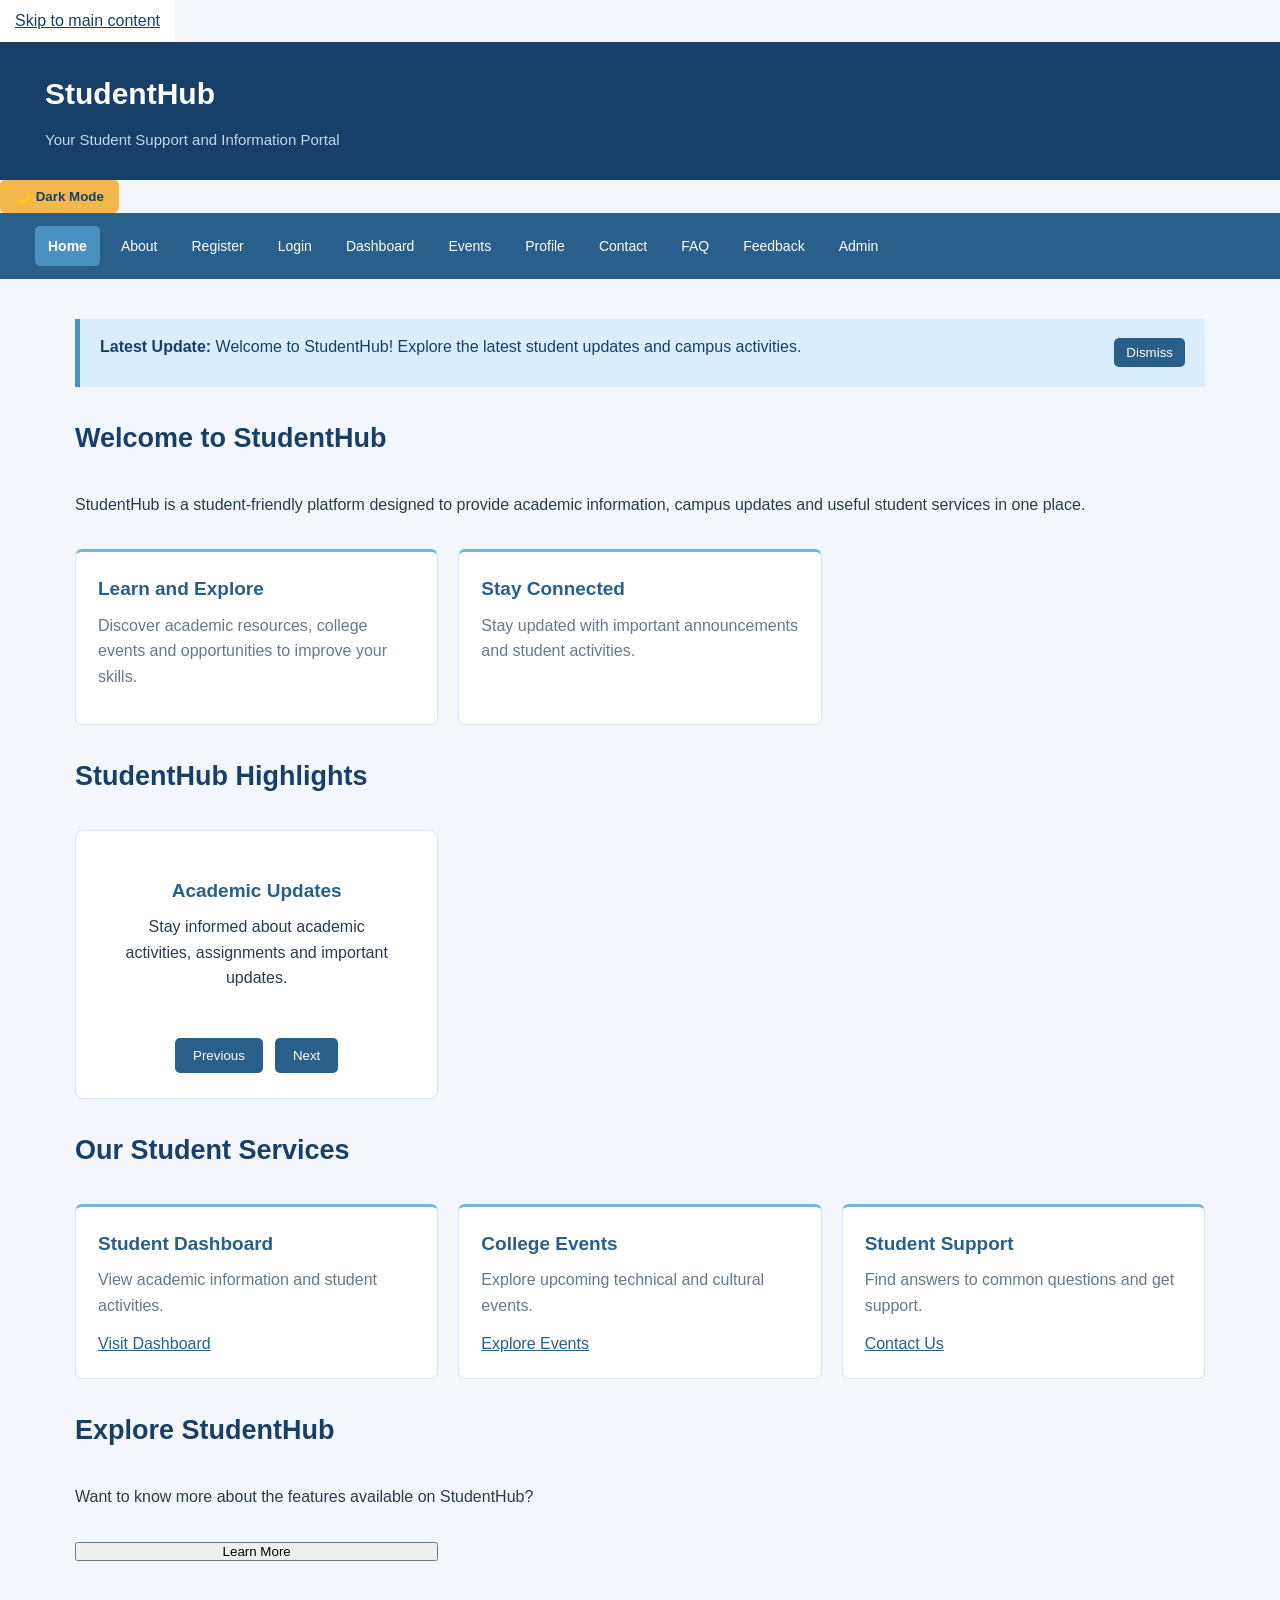
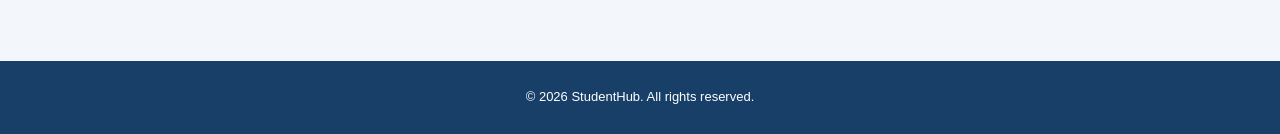
<file: index.html>
<!DOCTYPE html>
<html lang="en">

<head>
    <meta charset="UTF-8">
    <meta name="viewport" content="width=device-width, initial-scale=1.0">
    <meta name="description" content="StudentHub student information and support portal.">

    <title>Home | StudentHub</title>

    <link rel="stylesheet" href="style.css">

    <script src="script.js" defer></script>
</head>

<body>

    <a href="#main-content" class="skip-link">
        Skip to main content
    </a>

    <!-- HEADER -->

    <header>
        <h1>StudentHub</h1>
        <p>Your Student Support and Information Portal</p>
    </header>

    <!-- THEME SWITCHER -->

    <div class="theme-control">
        <button type="button" id="themeButton" class="theme-button">
            Dark Mode
        </button>
    </div>

    <!-- HAMBURGER MENU -->

    <button
        type="button"
        id="menuButton"
        class="menu-button"
        aria-expanded="false"
        aria-controls="mainNavigation">

        ☰ Menu
    </button>

    <!-- NAVIGATION -->

    <nav id="mainNavigation" aria-label="Main navigation">

        <a href="index.html" aria-current="page">Home</a>
        <a href="About.html">About</a>
        <a href="Register.html">Register</a>
        <a href="Login.html">Login</a>
        <a href="dashboard.html">Dashboard</a>
        <a href="Events.html">Events</a>
        <a href="profile.html">Profile</a>
        <a href="Contact.html">Contact</a>
        <a href="FAQ.html">FAQ</a>
        <a href="feedback.html">Feedback</a>
        <a href="Admin.html">Admin</a>

    </nav>

    <!-- MAIN CONTENT -->

    <main id="main-content">

        <!-- NOTIFICATION BANNER -->

        <section
            id="notificationBanner"
            class="notification-banner">

            <p>
                <strong>Latest Update:</strong>
                Welcome to StudentHub! Explore the latest student updates
                and campus activities.
            </p>

            <button type="button" id="closeNotification">
                Dismiss
            </button>

        </section>

        <!-- WELCOME SECTION -->

        <section>

            <h2>Welcome to StudentHub</h2>

            <p>
                StudentHub is a student-friendly platform designed to
                provide academic information, campus updates and
                useful student services in one place.
            </p>

            <article>
                <h3>Learn and Explore</h3>
                <p>
                    Discover academic resources, college events and
                    opportunities to improve your skills.
                </p>
            </article>

            <article>
                <h3>Stay Connected</h3>
                <p>
                    Stay updated with important announcements and
                    student activities.
                </p>
            </article>

        </section>

        <!-- CONTENT SLIDER -->

        <section>

            <h2>StudentHub Highlights</h2>

            <div class="slider-container">

                <div class="slide" data-slide>
                    <h3>Academic Updates</h3>
                    <p>
                        Stay informed about academic activities,
                        assignments and important updates.
                    </p>
                </div>

                <div class="slide" data-slide hidden>
                    <h3>Technical Events</h3>
                    <p>
                        Participate in technical events, workshops
                        and coding competitions.
                    </p>
                </div>

                <div class="slide" data-slide hidden>
                    <h3>Student Activities</h3>
                    <p>
                        Explore cultural, sports and other
                        college activities.
                    </p>
                </div>

                <div class="slider-buttons">

                    <button type="button" id="previousSlide">
                        Previous
                    </button>

                    <button type="button" id="nextSlide">
                        Next
                    </button>

                </div>

            </div>

        </section>

        <!-- STUDENT SERVICES -->

        <section>

            <h2>Our Student Services</h2>

            <article>
                <h3>Student Dashboard</h3>
                <p>
                    View academic information and student activities.
                </p>
                <a href="dashboard.html">Visit Dashboard</a>
            </article>

            <article>
                <h3>College Events</h3>
                <p>
                    Explore upcoming technical and cultural events.
                </p>
                <a href="Events.html">Explore Events</a>
            </article>

            <article>
                <h3>Student Support</h3>
                <p>
                    Find answers to common questions and get support.
                </p>
                <a href="Contact.html">Contact Us</a>
            </article>

        </section>

        <!-- MODAL POPUP -->

        <section>

            <h2>Explore StudentHub</h2>

            <p>
                Want to know more about the features available
                on StudentHub?
            </p>

            <button type="button" data-modal-open>
                Learn More
            </button>

        </section>

    </main>

    <!-- MODAL WINDOW -->

    <div
        id="studentModal"
        class="modal-overlay"
        role="dialog"
        aria-modal="true"
        aria-labelledby="modalTitle"
        aria-hidden="true"
        hidden>

        <div class="modal-box">

            <h2 id="modalTitle">About StudentHub</h2>

            <p>
                StudentHub brings student information, academic updates,
                campus events and support services together in one place.
            </p>

            <p>
                Explore the website to discover all its features.
            </p>

            <button type="button" data-modal-close>
                Close
            </button>

        </div>

    </div>

    <!-- FOOTER -->

    <footer>
        <p>&copy; 2026 StudentHub. All rights reserved.</p>
    </footer>

</body>
</html>
</file>
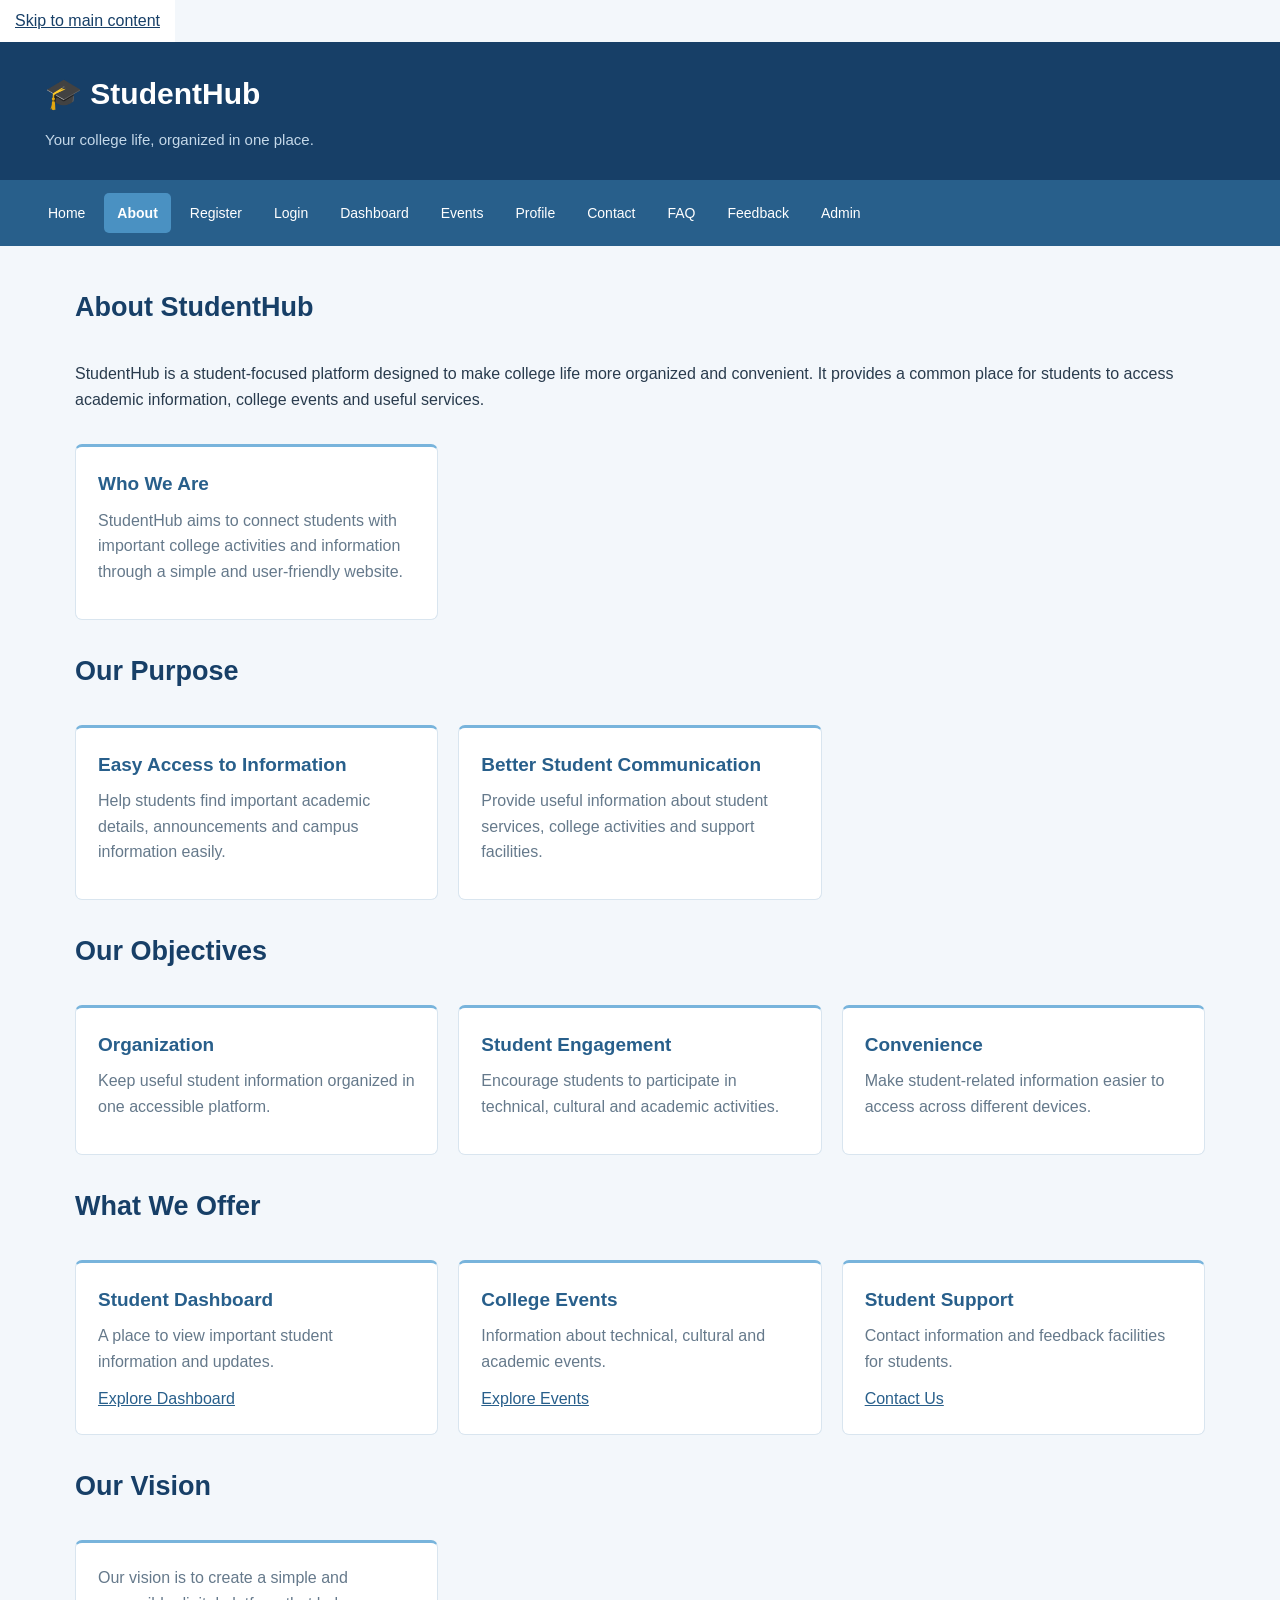
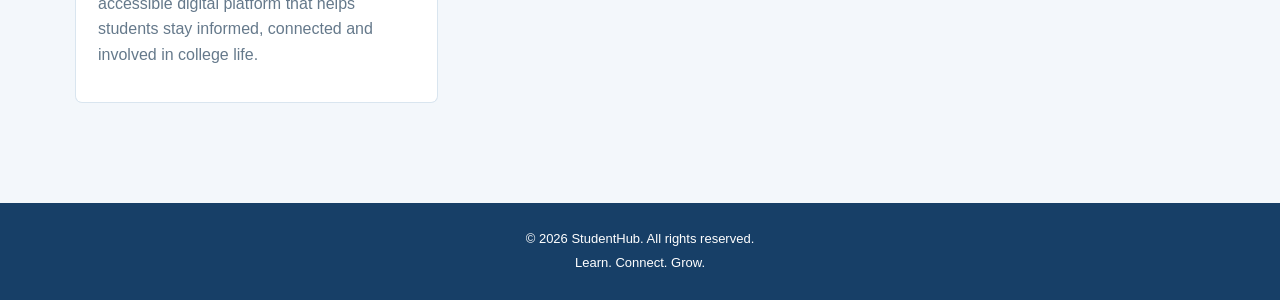
<file: About.html>
<!DOCTYPE html>
<html lang="en">

<head>
    <meta charset="UTF-8">
    <meta name="viewport" content="width=device-width, initial-scale=1.0">

    <meta name="description"
        content="Learn about StudentHub, its purpose, objectives and student services.">

    <title>StudentHub | About</title>

    <link rel="stylesheet" href="style.css">
</head>

<body>

    <!-- Skip Navigation -->
    <a href="#main-content">Skip to main content</a>

    <!-- Website Header -->
    <header>
        <h1>🎓 StudentHub</h1>
        <p>Your college life, organized in one place.</p>
    </header>

    <!-- Main Navigation -->
    <nav aria-label="Main navigation">
        <ul>
            <li><a href="index.html">Home</a></li>
            <li><a href="About.html" aria-current="page">About</a></li>
            <li><a href="Register.html">Register</a></li>
            <li><a href="Login.html">Login</a></li>
            <li><a href="dashboard.html">Dashboard</a></li>
            <li><a href="Events.html">Events</a></li>
            <li><a href="profile.html">Profile</a></li>
            <li><a href="Contact.html">Contact</a></li>
            <li><a href="FAQ.html">FAQ</a></li>
            <li><a href="feedback.html">Feedback</a></li>
            <li><a href="Admin.html">Admin</a></li>
        </ul>
    </nav>

    <!-- Main Content -->
    <main id="main-content">

        <!-- About Introduction -->
        <section aria-labelledby="about-heading">

            <h2 id="about-heading">About StudentHub</h2>

            <p>
                StudentHub is a student-focused platform designed
                to make college life more organized and convenient.
                It provides a common place for students to access
                academic information, college events and useful services.
            </p>

            <article>
                <h3>Who We Are</h3>

                <p>
                    StudentHub aims to connect students with
                    important college activities and information
                    through a simple and user-friendly website.
                </p>
            </article>

        </section>

        <!-- Purpose Section -->
        <section aria-labelledby="purpose-heading">

            <h2 id="purpose-heading">Our Purpose</h2>

            <article>
                <h3>Easy Access to Information</h3>

                <p>
                    Help students find important academic details,
                    announcements and campus information easily.
                </p>
            </article>

            <article>
                <h3>Better Student Communication</h3>

                <p>
                    Provide useful information about student services,
                    college activities and support facilities.
                </p>
            </article>

        </section>

        <!-- Objectives Section -->
        <section aria-labelledby="objectives-heading">

            <h2 id="objectives-heading">Our Objectives</h2>

            <article>
                <h3>Organization</h3>

                <p>
                    Keep useful student information organized
                    in one accessible platform.
                </p>
            </article>

            <article>
                <h3>Student Engagement</h3>

                <p>
                    Encourage students to participate in technical,
                    cultural and academic activities.
                </p>
            </article>

            <article>
                <h3>Convenience</h3>

                <p>
                    Make student-related information easier
                    to access across different devices.
                </p>
            </article>

        </section>

        <!-- Services Section -->
        <section aria-labelledby="services-heading">

            <h2 id="services-heading">What We Offer</h2>

            <article>
                <h3>Student Dashboard</h3>

                <p>
                    A place to view important student information
                    and updates.
                </p>

                <a href="dashboard.html">Explore Dashboard</a>
            </article>

            <article>
                <h3>College Events</h3>

                <p>
                    Information about technical, cultural
                    and academic events.
                </p>

                <a href="Events.html">Explore Events</a>
            </article>

            <article>
                <h3>Student Support</h3>

                <p>
                    Contact information and feedback facilities
                    for students.
                </p>

                <a href="Contact.html">Contact Us</a>
            </article>

        </section>

        <!-- Vision Section -->
        <section aria-labelledby="vision-heading">

            <h2 id="vision-heading">Our Vision</h2>

            <article>
                <p>
                    Our vision is to create a simple and accessible
                    digital platform that helps students stay informed,
                    connected and involved in college life.
                </p>
            </article>

        </section>

    </main>

    <!-- Website Footer -->
    <footer>
        <p>&copy; 2026 StudentHub. All rights reserved.</p>
        <p>Learn. Connect. Grow.</p>
    </footer>

</body>
</html>
</file>
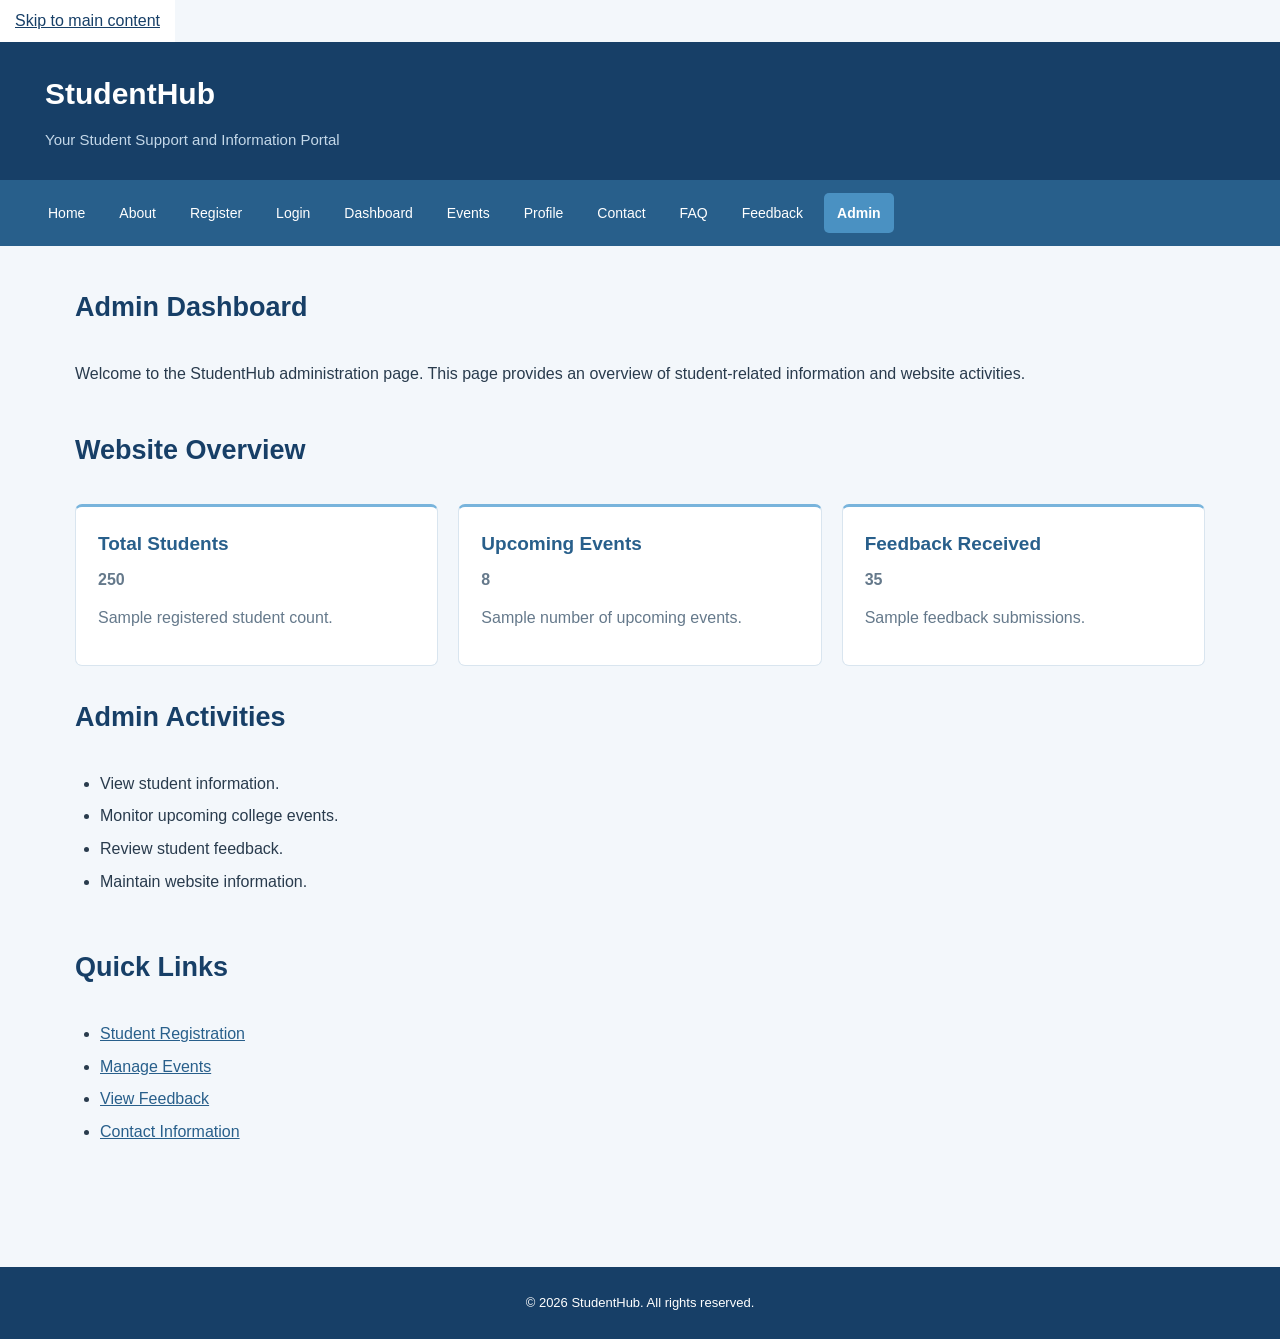
<file: Admin.html>
<!DOCTYPE html>
<html lang="en">
<head>
    <meta charset="UTF-8">
    <meta name="viewport" content="width=device-width, initial-scale=1.0">
    <meta name="description" content="StudentHub administration page.">
    <title>Admin | StudentHub</title>
    <link rel="stylesheet" href="style.css">
</head>
<body>

    <a href="#main-content" class="skip-link">Skip to main content</a>

    <header>
        <h1>StudentHub</h1>
        <p>Your Student Support and Information Portal</p>
    </header>

    <nav aria-label="Main navigation">
        <a href="index.html">Home</a>
        <a href="About.html">About</a>
        <a href="Register.html">Register</a>
        <a href="Login.html">Login</a>
        <a href="dashboard.html">Dashboard</a>
        <a href="Events.html">Events</a>
        <a href="profile.html">Profile</a>
        <a href="Contact.html">Contact</a>
        <a href="FAQ.html">FAQ</a>
        <a href="feedback.html">Feedback</a>
        <a href="Admin.html" aria-current="page">Admin</a>
    </nav>

    <main id="main-content">

        <section>
            <h2>Admin Dashboard</h2>
            <p>
                Welcome to the StudentHub administration page.
                This page provides an overview of student-related
                information and website activities.
            </p>
        </section>

        <section>
            <h2>Website Overview</h2>

            <article>
                <h3>Total Students</h3>
                <p><strong>250</strong></p>
                <p>Sample registered student count.</p>
            </article>

            <article>
                <h3>Upcoming Events</h3>
                <p><strong>8</strong></p>
                <p>Sample number of upcoming events.</p>
            </article>

            <article>
                <h3>Feedback Received</h3>
                <p><strong>35</strong></p>
                <p>Sample feedback submissions.</p>
            </article>
        </section>

        <section>
            <h2>Admin Activities</h2>
            <ul>
                <li>View student information.</li>
                <li>Monitor upcoming college events.</li>
                <li>Review student feedback.</li>
                <li>Maintain website information.</li>
            </ul>
        </section>

        <section>
            <h2>Quick Links</h2>
            <ul>
                <li><a href="Register.html">Student Registration</a></li>
                <li><a href="Events.html">Manage Events</a></li>
                <li><a href="feedback.html">View Feedback</a></li>
                <li><a href="Contact.html">Contact Information</a></li>
            </ul>
        </section>

    </main>

    <footer>
        <p>&copy; 2026 StudentHub. All rights reserved.</p>
    </footer>

</body>
</html>
</file>
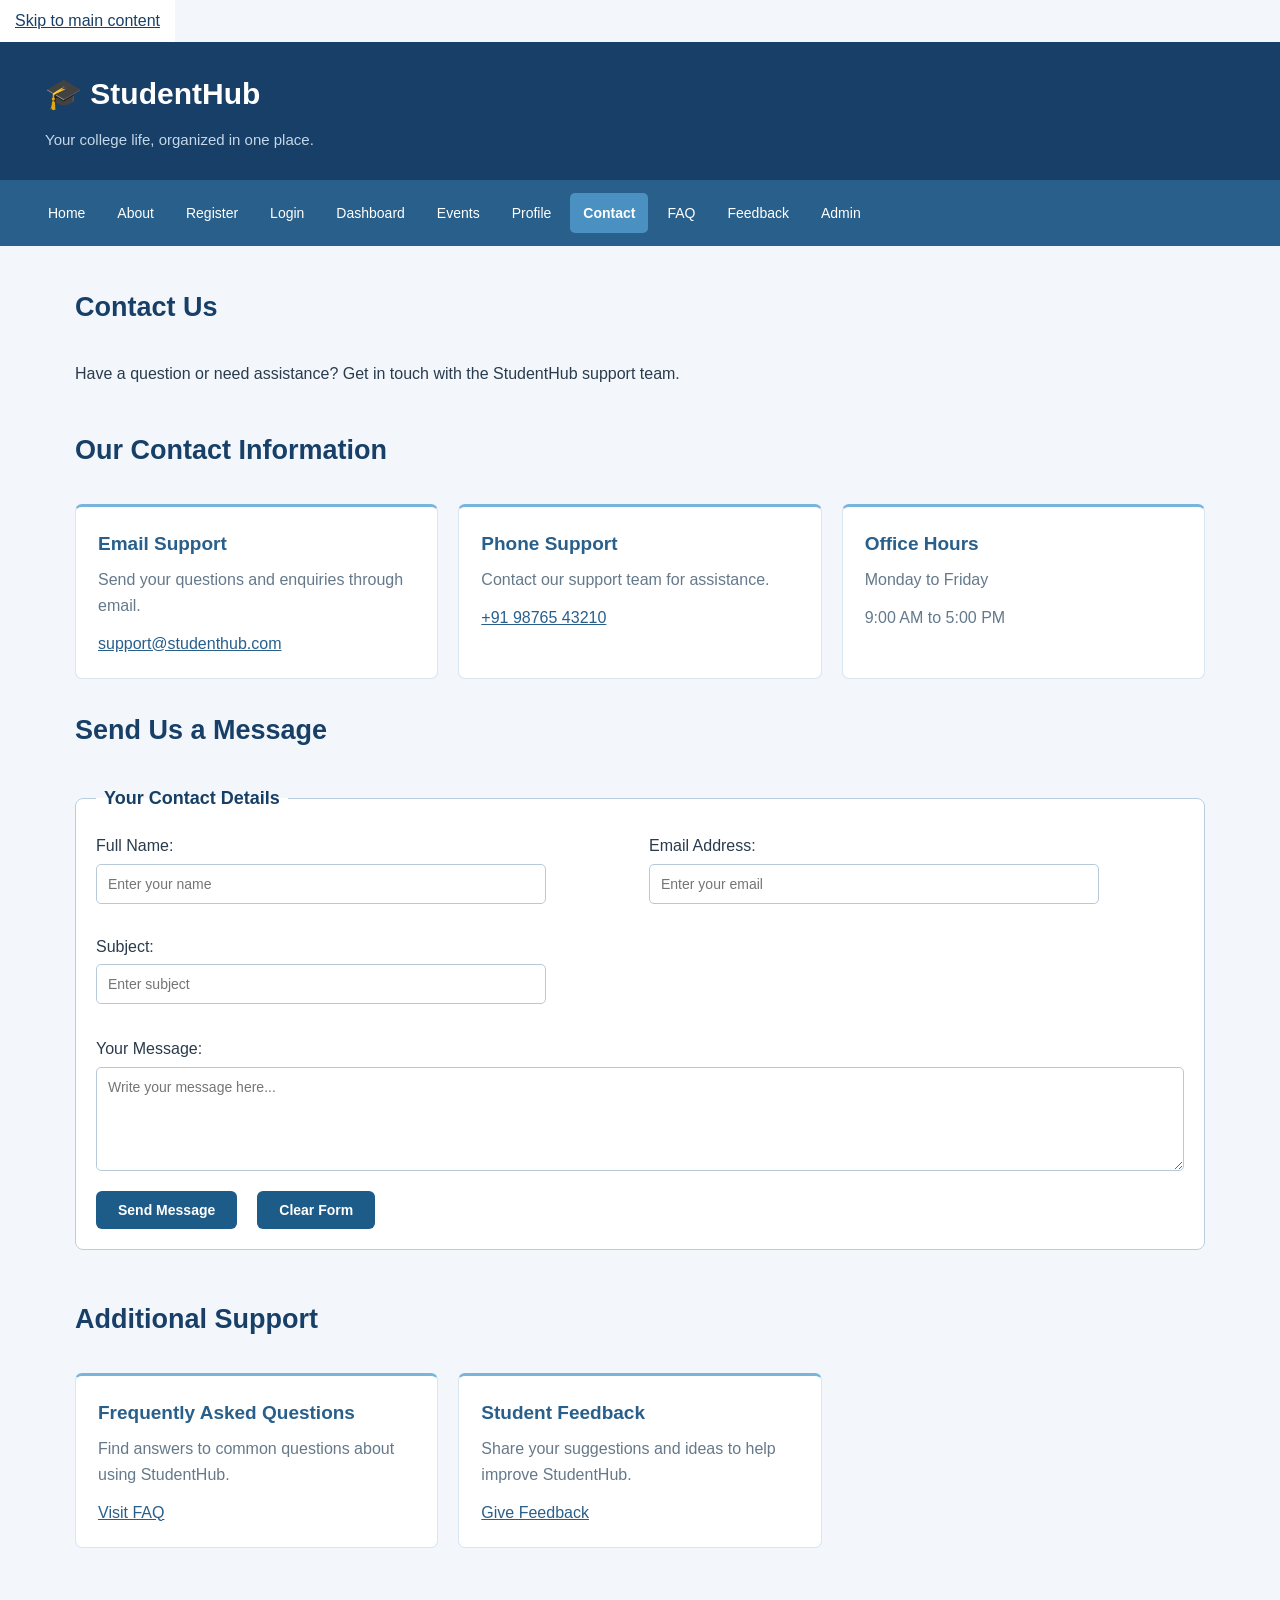
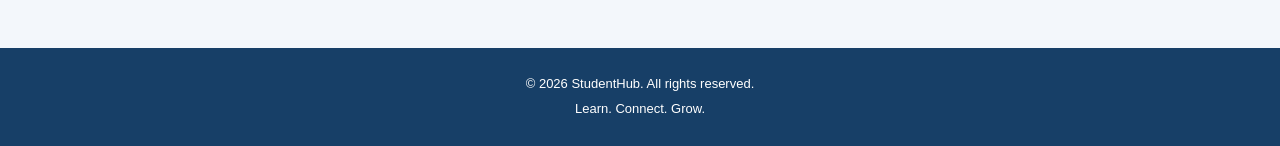
<file: Contact.html>
<!DOCTYPE html>
<html lang="en">

<head>
    <meta charset="UTF-8">
    <meta name="viewport" content="width=device-width, initial-scale=1.0">

    <meta name="description"
        content="Contact StudentHub for student support and enquiries.">

    <title>StudentHub | Contact Us</title>

    <link rel="stylesheet" href="style.css">
</head>

<body>

    <!-- Skip Navigation -->
    <a href="#main-content">Skip to main content</a>

    <!-- Website Header -->
    <header>
        <h1>🎓 StudentHub</h1>
        <p>Your college life, organized in one place.</p>
    </header>

    <!-- Main Navigation -->
    <nav aria-label="Main navigation">
        <ul>
            <li><a href="index.html">Home</a></li>
            <li><a href="About.html">About</a></li>
            <li><a href="Register.html">Register</a></li>
            <li><a href="Login.html">Login</a></li>
            <li><a href="dashboard.html">Dashboard</a></li>
            <li><a href="Events.html">Events</a></li>
            <li><a href="profile.html">Profile</a></li>
            <li><a href="Contact.html" aria-current="page">Contact</a></li>
            <li><a href="FAQ.html">FAQ</a></li>
            <li><a href="feedback.html">Feedback</a></li>
            <li><a href="Admin.html">Admin</a></li>
        </ul>
    </nav>

    <!-- Main Content -->
    <main id="main-content">

        <!-- Introduction -->
        <section aria-labelledby="contact-heading">

            <h2 id="contact-heading">Contact Us</h2>

            <p>
                Have a question or need assistance?
                Get in touch with the StudentHub support team.
            </p>

        </section>

        <!-- Contact Information -->
        <section aria-labelledby="information-heading">

            <h2 id="information-heading">Our Contact Information</h2>

            <article>
                <h3>Email Support</h3>

                <p>
                    Send your questions and enquiries through email.
                </p>

                <a href="mailto:support@studenthub.com">
                    support@studenthub.com
                </a>
            </article>

            <article>
                <h3>Phone Support</h3>

                <p>
                    Contact our support team for assistance.
                </p>

                <a href="tel:+919876543210">
                    +91 98765 43210
                </a>
            </article>

            <article>
                <h3>Office Hours</h3>

                <p>
                    Monday to Friday
                </p>

                <p>
                    9:00 AM to 5:00 PM
                </p>
            </article>

        </section>

        <!-- Contact Form -->
        <section aria-labelledby="message-heading">

            <h2 id="message-heading">Send Us a Message</h2>

            <form action="#" method="post">

                <fieldset>

                    <legend>Your Contact Details</legend>

                    <div class="form-grid">

                        <div class="form-group">
                            <label for="name">Full Name:</label>

                            <input
                                type="text"
                                id="name"
                                name="name"
                                placeholder="Enter your name"
                                autocomplete="name"
                                required>
                        </div>

                        <div class="form-group">
                            <label for="email">Email Address:</label>

                            <input
                                type="email"
                                id="email"
                                name="email"
                                placeholder="Enter your email"
                                autocomplete="email"
                                required>
                        </div>

                        <div class="form-group">
                            <label for="subject">Subject:</label>

                            <input
                                type="text"
                                id="subject"
                                name="subject"
                                placeholder="Enter subject"
                                required>
                        </div>

                    </div>

                    <div class="form-group message-group">
                        <label for="message">Your Message:</label>

                        <textarea
                            id="message"
                            name="message"
                            rows="5"
                            placeholder="Write your message here..."
                            required></textarea>
                    </div>

                    <div class="form-actions">
                        <button type="submit">Send Message</button>
                        <button type="reset">Clear Form</button>
                    </div>

                </fieldset>

            </form>

        </section>

        <!-- Additional Support -->
        <section aria-labelledby="support-heading">

            <h2 id="support-heading">Additional Support</h2>

            <article>
                <h3>Frequently Asked Questions</h3>

                <p>
                    Find answers to common questions
                    about using StudentHub.
                </p>

                <a href="FAQ.html">Visit FAQ</a>
            </article>

            <article>
                <h3>Student Feedback</h3>

                <p>
                    Share your suggestions and ideas
                    to help improve StudentHub.
                </p>

                <a href="feedback.html">Give Feedback</a>
            </article>

        </section>

    </main>

    <!-- Website Footer -->
    <footer>
        <p>&copy; 2026 StudentHub. All rights reserved.</p>
        <p>Learn. Connect. Grow.</p>
    </footer>

</body>
</html>
</file>
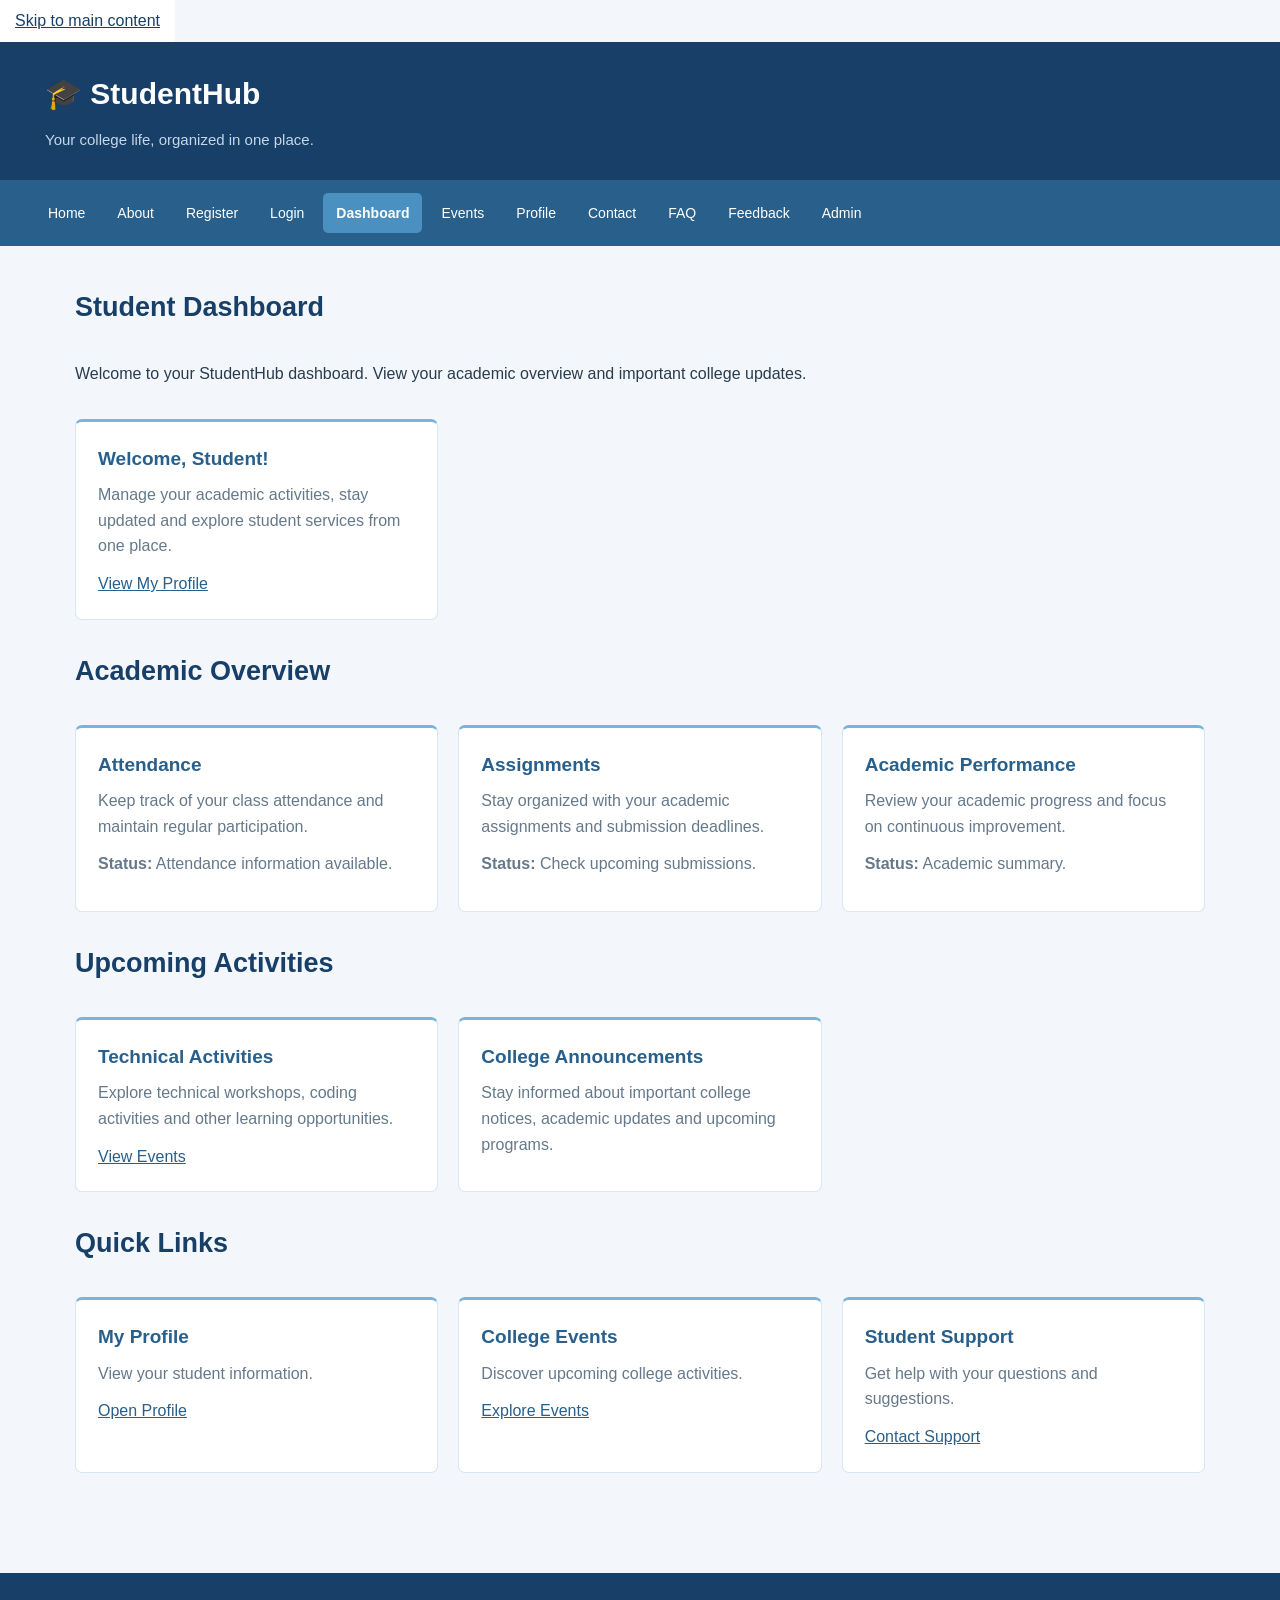
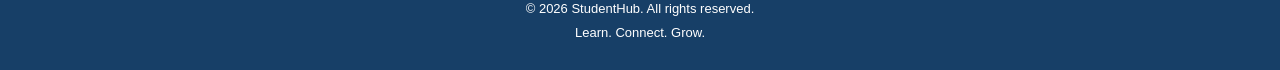
<file: dashboard.html>
<!DOCTYPE html>
<html lang="en">

<head>
    <meta charset="UTF-8">
    <meta name="viewport" content="width=device-width, initial-scale=1.0">

    <meta name="description"
        content="StudentHub dashboard for viewing academic information, assignments and college updates.">

    <title>StudentHub | Dashboard</title>

    <link rel="stylesheet" href="style.css">
</head>

<body>

    <!-- Skip Navigation -->
    <a href="#main-content">Skip to main content</a>

    <!-- Website Header -->
    <header>
        <h1>🎓 StudentHub</h1>
        <p>Your college life, organized in one place.</p>
    </header>

    <!-- Main Navigation -->
    <nav aria-label="Main navigation">
        <ul>
            <li><a href="index.html">Home</a></li>
            <li><a href="About.html">About</a></li>
            <li><a href="Register.html">Register</a></li>
            <li><a href="Login.html">Login</a></li>
            <li><a href="dashboard.html" aria-current="page">Dashboard</a></li>
            <li><a href="Events.html">Events</a></li>
            <li><a href="profile.html">Profile</a></li>
            <li><a href="Contact.html">Contact</a></li>
            <li><a href="FAQ.html">FAQ</a></li>
            <li><a href="feedback.html">Feedback</a></li>
            <li><a href="Admin.html">Admin</a></li>
        </ul>
    </nav>

    <!-- Main Content -->
    <main id="main-content">

        <!-- Dashboard Welcome -->
        <section aria-labelledby="dashboard-heading">

            <h2 id="dashboard-heading">Student Dashboard</h2>

            <p>
                Welcome to your StudentHub dashboard.
                View your academic overview and important college updates.
            </p>

            <article>
                <h3>Welcome, Student!</h3>

                <p>
                    Manage your academic activities, stay updated
                    and explore student services from one place.
                </p>

                <a href="profile.html">View My Profile</a>
            </article>

        </section>

        <!-- Academic Overview -->
        <section aria-labelledby="academic-heading">

            <h2 id="academic-heading">Academic Overview</h2>

            <article>
                <h3>Attendance</h3>

                <p>
                    Keep track of your class attendance
                    and maintain regular participation.
                </p>

                <p><strong>Status:</strong> Attendance information available.</p>
            </article>

            <article>
                <h3>Assignments</h3>

                <p>
                    Stay organized with your academic assignments
                    and submission deadlines.
                </p>

                <p><strong>Status:</strong> Check upcoming submissions.</p>
            </article>

            <article>
                <h3>Academic Performance</h3>

                <p>
                    Review your academic progress and
                    focus on continuous improvement.
                </p>

                <p><strong>Status:</strong> Academic summary.</p>
            </article>

        </section>

        <!-- Upcoming Activities -->
        <section aria-labelledby="activities-heading">

            <h2 id="activities-heading">Upcoming Activities</h2>

            <article>
                <h3>Technical Activities</h3>

                <p>
                    Explore technical workshops, coding activities
                    and other learning opportunities.
                </p>

                <a href="Events.html">View Events</a>
            </article>

            <article>
                <h3>College Announcements</h3>

                <p>
                    Stay informed about important college notices,
                    academic updates and upcoming programs.
                </p>
            </article>

        </section>

        <!-- Quick Links -->
        <section aria-labelledby="quick-links-heading">

            <h2 id="quick-links-heading">Quick Links</h2>

            <article>
                <h3>My Profile</h3>
                <p>View your student information.</p>
                <a href="profile.html">Open Profile</a>
            </article>

            <article>
                <h3>College Events</h3>
                <p>Discover upcoming college activities.</p>
                <a href="Events.html">Explore Events</a>
            </article>

            <article>
                <h3>Student Support</h3>
                <p>Get help with your questions and suggestions.</p>
                <a href="Contact.html">Contact Support</a>
            </article>

        </section>

    </main>

    <!-- Website Footer -->
    <footer>
        <p>&copy; 2026 StudentHub. All rights reserved.</p>
        <p>Learn. Connect. Grow.</p>
    </footer>

</body>
</html>
</file>
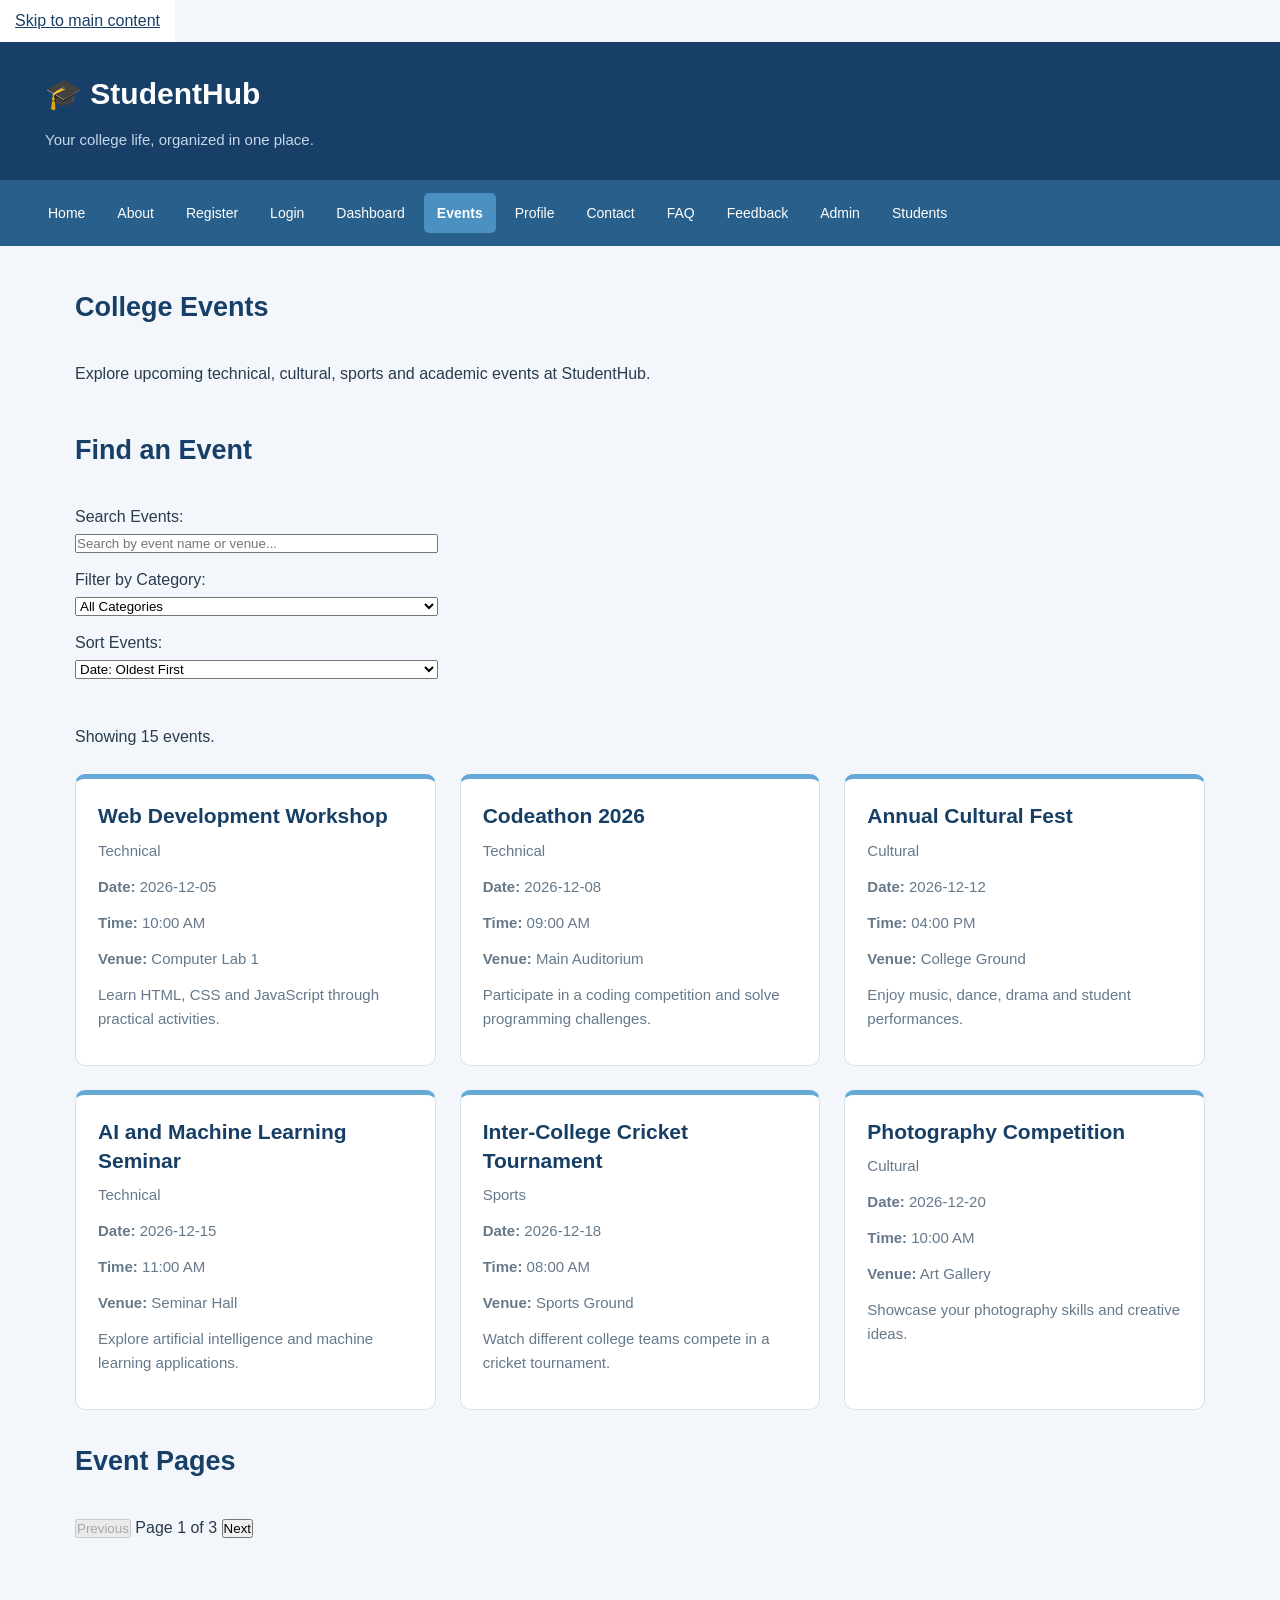
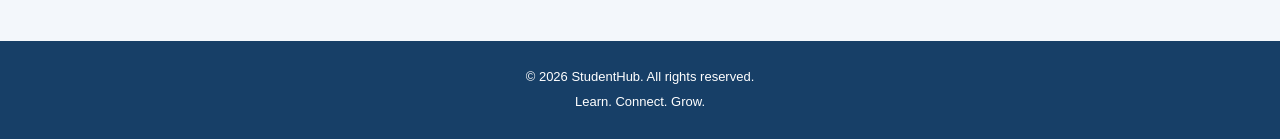
<file: Events.html>
<!DOCTYPE html>
<html lang="en">

<head>
    <meta charset="UTF-8">
    <meta name="viewport" content="width=device-width, initial-scale=1.0">

    <meta name="description" content="Explore college events on StudentHub.">

    <title>Events | StudentHub</title>

    <link rel="stylesheet" href="style.css">

    <script src="js/events.js" defer></script>
</head>

<body>

    <a href="#main-content" class="skip-link">
        Skip to main content
    </a>

    <!-- HEADER -->

    <header>
        <h1>🎓 StudentHub</h1>
        <p>Your college life, organized in one place.</p>
    </header>

    <!-- NAVIGATION -->

    <nav aria-label="Main navigation">
        <ul>
            <li><a href="index.html">Home</a></li>
            <li><a href="About.html">About</a></li>
            <li><a href="Register.html">Register</a></li>
            <li><a href="Login.html">Login</a></li>
            <li><a href="dashboard.html">Dashboard</a></li>
            <li><a href="Events.html" aria-current="page">Events</a></li>
            <li><a href="profile.html">Profile</a></li>
            <li><a href="Contact.html">Contact</a></li>
            <li><a href="FAQ.html">FAQ</a></li>
            <li><a href="feedback.html">Feedback</a></li>
            <li><a href="Admin.html">Admin</a></li>
       <li><a href="Students.html">Students</a></li> </ul>
    </nav>

    <!-- MAIN CONTENT -->

    <main id="main-content">

        <section>
            <h2>College Events</h2>

            <p>
                Explore upcoming technical, cultural, sports
                and academic events at StudentHub.
            </p>
        </section>

        <!-- SEARCH AND FILTER -->

        <section aria-labelledby="search-heading">

            <h2 id="search-heading">Find an Event</h2>

            <div class="event-controls">

                <div class="form-group">
                    <label for="eventSearch">Search Events:</label>

                    <input
                        type="search"
                        id="eventSearch"
                        placeholder="Search by event name or venue...">
                </div>

                <div class="form-group">
                    <label for="categoryFilter">Filter by Category:</label>

                    <select id="categoryFilter">
                        <option value="all">All Categories</option>
                        <option value="Technical">Technical</option>
                        <option value="Cultural">Cultural</option>
                        <option value="Sports">Sports</option>
                        <option value="Academic">Academic</option>
                    </select>
                </div>

                <div class="form-group">
                    <label for="sortEvents">Sort Events:</label>

                    <select id="sortEvents">
                        <option value="date-asc">Date: Oldest First</option>
                        <option value="date-desc">Date: Newest First</option>
                        <option value="title-asc">Name: A to Z</option>
                        <option value="title-desc">Name: Z to A</option>
                    </select>
                </div>

            </div>

        </section>

        <!-- EVENT STATUS -->

        <section aria-live="polite">

            <p id="eventStatus">Loading events...</p>

            <div id="eventList" class="event-grid">

                <!-- Event cards will be displayed here using JavaScript -->

            </div>

            <p id="emptyMessage" hidden>
                No events found. Try changing your search or filter.
            </p>

        </section>

        <!-- PAGINATION -->

        <section class="pagination-section">

            <h2>Event Pages</h2>

            <div class="pagination">

                <button type="button" id="previousPage" disabled>
                    Previous
                </button>

                <span id="pageInfo">Page 1</span>

                <button type="button" id="nextPage" disabled>
                    Next
                </button>

            </div>

        </section>

    </main>

    <!-- FOOTER -->

    <footer>
        <p>&copy; 2026 StudentHub. All rights reserved.</p>
        <p>Learn. Connect. Grow.</p>
    </footer>

</body>
</html>
</file>
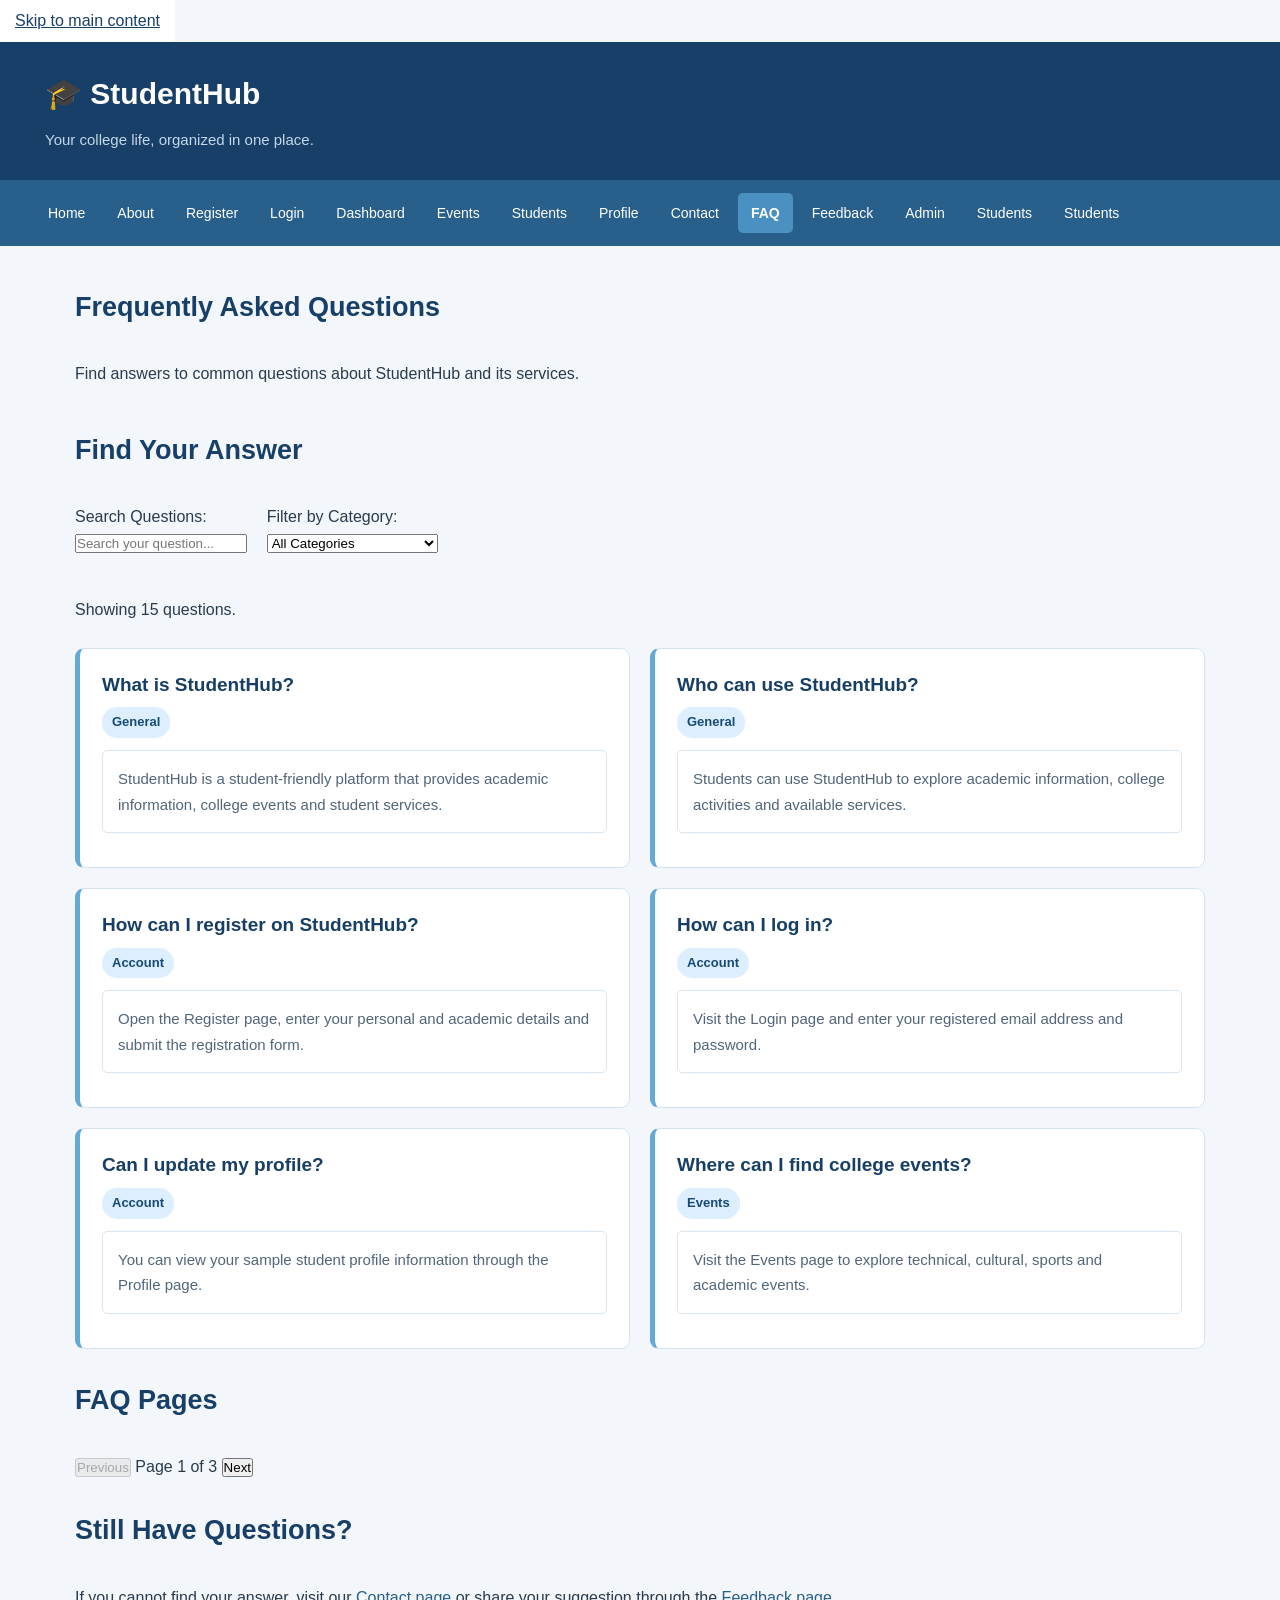
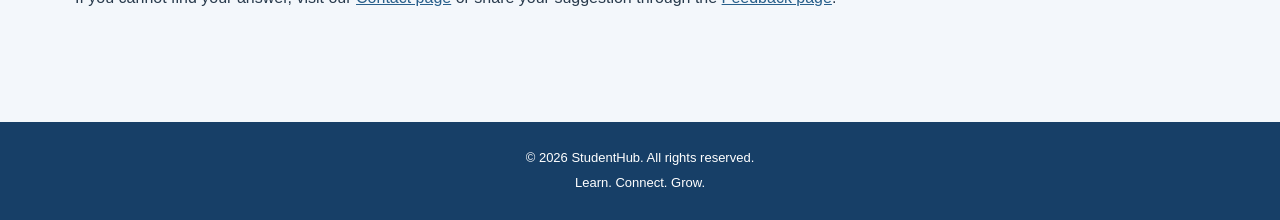
<file: FAQ.html>
<!DOCTYPE html>
<html lang="en">

<head>
    <meta charset="UTF-8">
    <meta name="viewport" content="width=device-width, initial-scale=1.0">

    <meta name="description"
        content="Frequently asked questions about StudentHub.">

    <title>FAQ | StudentHub</title>

    <link rel="stylesheet" href="style.css">

<script src="js/faqs.js" defer></script>
</head>

<body>

    <a href="#main-content" class="skip-link">
        Skip to main content
    </a>

    <!-- HEADER -->

    <header>
        <h1>🎓 StudentHub</h1>
        <p>Your college life, organized in one place.</p>
    </header>

    <!-- NAVIGATION -->

    <nav aria-label="Main navigation">
        <ul>
            <li><a href="index.html">Home</a></li>
            <li><a href="About.html">About</a></li>
            <li><a href="Register.html">Register</a></li>
            <li><a href="Login.html">Login</a></li>
            <li><a href="dashboard.html">Dashboard</a></li>
            <li><a href="Events.html">Events</a></li>
            <li><a href="Students.html">Students</a></li>
            <li><a href="profile.html">Profile</a></li>
            <li><a href="Contact.html">Contact</a></li>
            <li><a href="FAQ.html" aria-current="page">FAQ</a></li>
            <li><a href="feedback.html">Feedback</a></li>
            <li><a href="Admin.html">Admin</a></li>
            <li><a href="Students.html">Students</a></li>
        <li><a href="Students.html">Students</a></li></ul>
    </nav>

    <!-- MAIN CONTENT -->

    <main id="main-content">

        <section>
            <h2>Frequently Asked Questions</h2>

            <p>
                Find answers to common questions about
                StudentHub and its services.
            </p>
        </section>

        <!-- SEARCH AND FILTER -->

        <section aria-labelledby="faq-search-heading">

            <h2 id="faq-search-heading">Find Your Answer</h2>

            <div class="faq-controls">

                <div class="form-group">

                    <label for="faqSearch">Search Questions:</label>

                    <input
                        type="search"
                        id="faqSearch"
                        placeholder="Search your question...">

                </div>

                <div class="form-group">

                    <label for="faqCategory">Filter by Category:</label>

                    <select id="faqCategory">

                        <option value="all">All Categories</option>
                        <option value="General">General</option>
                        <option value="Account">Account</option>
                        <option value="Events">Events</option>
                        <option value="Students">Students</option>
                        <option value="Support">Support</option>

                    </select>

                </div>

            </div>

        </section>

        <!-- FAQ STATUS AND LIST -->

        <section aria-live="polite">

            <p id="faqStatus">Loading questions...</p>

            <div id="faqList" class="faq-grid">

                <!-- FAQ cards will be generated using JavaScript -->

            </div>

            <p id="faqEmptyMessage" hidden>
                No questions found. Try another search or category.
            </p>

        </section>

        <!-- PAGINATION -->

        <section class="pagination-section">

            <h2>FAQ Pages</h2>

            <div class="pagination">

                <button type="button" id="faqPrevious" disabled>
                    Previous
                </button>

                <span id="faqPageInfo">Page 1</span>

                <button type="button" id="faqNext" disabled>
                    Next
                </button>

            </div>

        </section>

        <!-- SUPPORT SECTION -->

        <section>

            <h2>Still Have Questions?</h2>

            <p>
                If you cannot find your answer, visit our
                <a href="Contact.html">Contact page</a>
                or share your suggestion through the
                <a href="feedback.html">Feedback page</a>.
            </p>

        </section>

    </main>

    <!-- FOOTER -->

    <footer>
        <p>&copy; 2026 StudentHub. All rights reserved.</p>
        <p>Learn. Connect. Grow.</p>
    </footer>

</body>
</html>
</file>
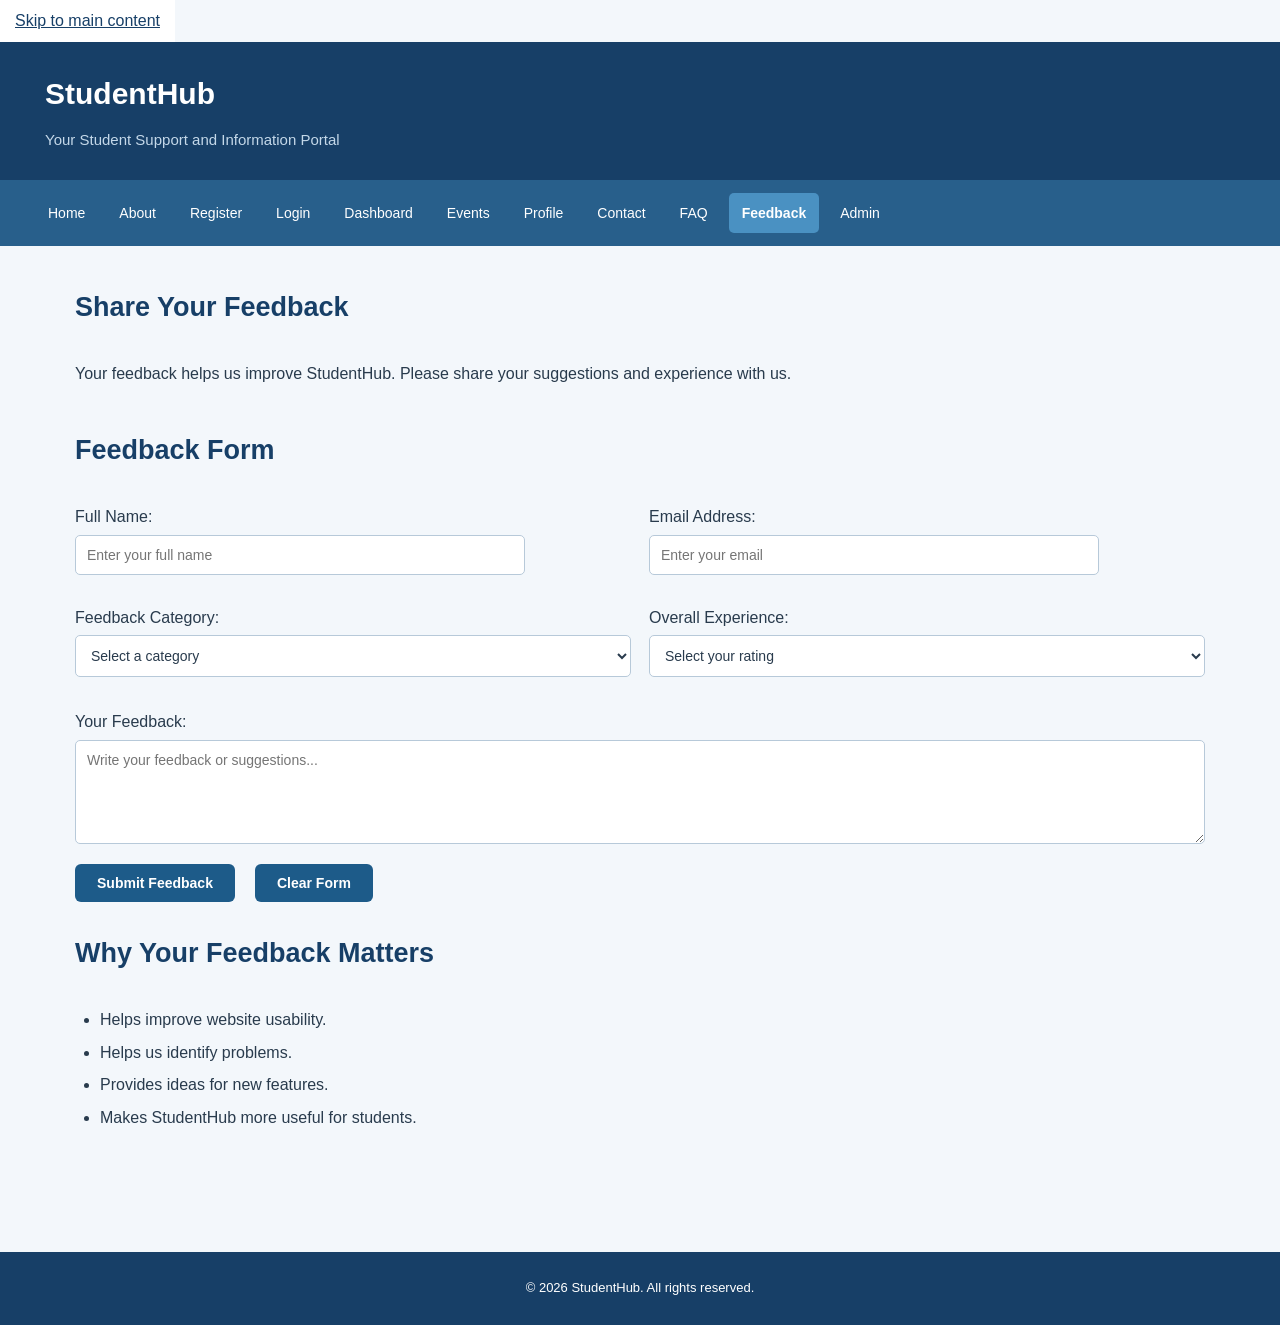
<file: feedback.html>
<!DOCTYPE html>
<html lang="en">
<head>
    <meta charset="UTF-8">
    <meta name="viewport" content="width=device-width, initial-scale=1.0">
    <meta name="description" content="Share your feedback about StudentHub.">
    <title>Feedback | StudentHub</title>
    <link rel="stylesheet" href="style.css">
</head>
<body>

    <a href="#main-content" class="skip-link">Skip to main content</a>

    <header>
        <h1>StudentHub</h1>
        <p>Your Student Support and Information Portal</p>
    </header>

    <nav aria-label="Main navigation">
        <a href="index.html">Home</a>
        <a href="About.html">About</a>
        <a href="Register.html">Register</a>
        <a href="Login.html">Login</a>
        <a href="dashboard.html">Dashboard</a>
        <a href="Events.html">Events</a>
        <a href="profile.html">Profile</a>
        <a href="Contact.html">Contact</a>
        <a href="FAQ.html">FAQ</a>
        <a href="feedback.html" aria-current="page">Feedback</a>
        <a href="Admin.html">Admin</a>
    </nav>

    <main id="main-content">

        <section>
            <h2>Share Your Feedback</h2>
            <p>
                Your feedback helps us improve StudentHub.
                Please share your suggestions and experience with us.
            </p>
        </section>

        <section>
            <h2>Feedback Form</h2>

            <form action="#" method="post">

                <div class="form-grid">

                    <div class="form-group">
                        <label for="name">Full Name:</label>
                        <input type="text" id="name" name="name"
                               placeholder="Enter your full name" required>
                    </div>

                    <div class="form-group">
                        <label for="email">Email Address:</label>
                        <input type="email" id="email" name="email"
                               placeholder="Enter your email" required>
                    </div>

                    <div class="form-group">
                        <label for="category">Feedback Category:</label>
                        <select id="category" name="category" required>
                            <option value="">Select a category</option>
                            <option value="website">Website Design</option>
                            <option value="features">Website Features</option>
                            <option value="navigation">Navigation</option>
                            <option value="suggestion">Suggestion</option>
                            <option value="other">Other</option>
                        </select>
                    </div>

                    <div class="form-group">
                        <label for="rating">Overall Experience:</label>
                        <select id="rating" name="rating" required>
                            <option value="">Select your rating</option>
                            <option value="excellent">Excellent</option>
                            <option value="good">Good</option>
                            <option value="average">Average</option>
                            <option value="poor">Poor</option>
                        </select>
                    </div>

                </div>

                <div class="form-group message-group">
                    <label for="comments">Your Feedback:</label>
                    <textarea id="comments" name="comments" rows="5"
                              placeholder="Write your feedback or suggestions..."
                              required></textarea>
                </div>

                <div class="form-actions">
                    <button type="submit">Submit Feedback</button>
                    <button type="reset">Clear Form</button>
                </div>

            </form>
        </section>

        <section>
            <h2>Why Your Feedback Matters</h2>
            <ul>
                <li>Helps improve website usability.</li>
                <li>Helps us identify problems.</li>
                <li>Provides ideas for new features.</li>
                <li>Makes StudentHub more useful for students.</li>
            </ul>
        </section>

    </main>

    <footer>
        <p>&copy; 2026 StudentHub. All rights reserved.</p>
    </footer>

</body>
</html>
</file>
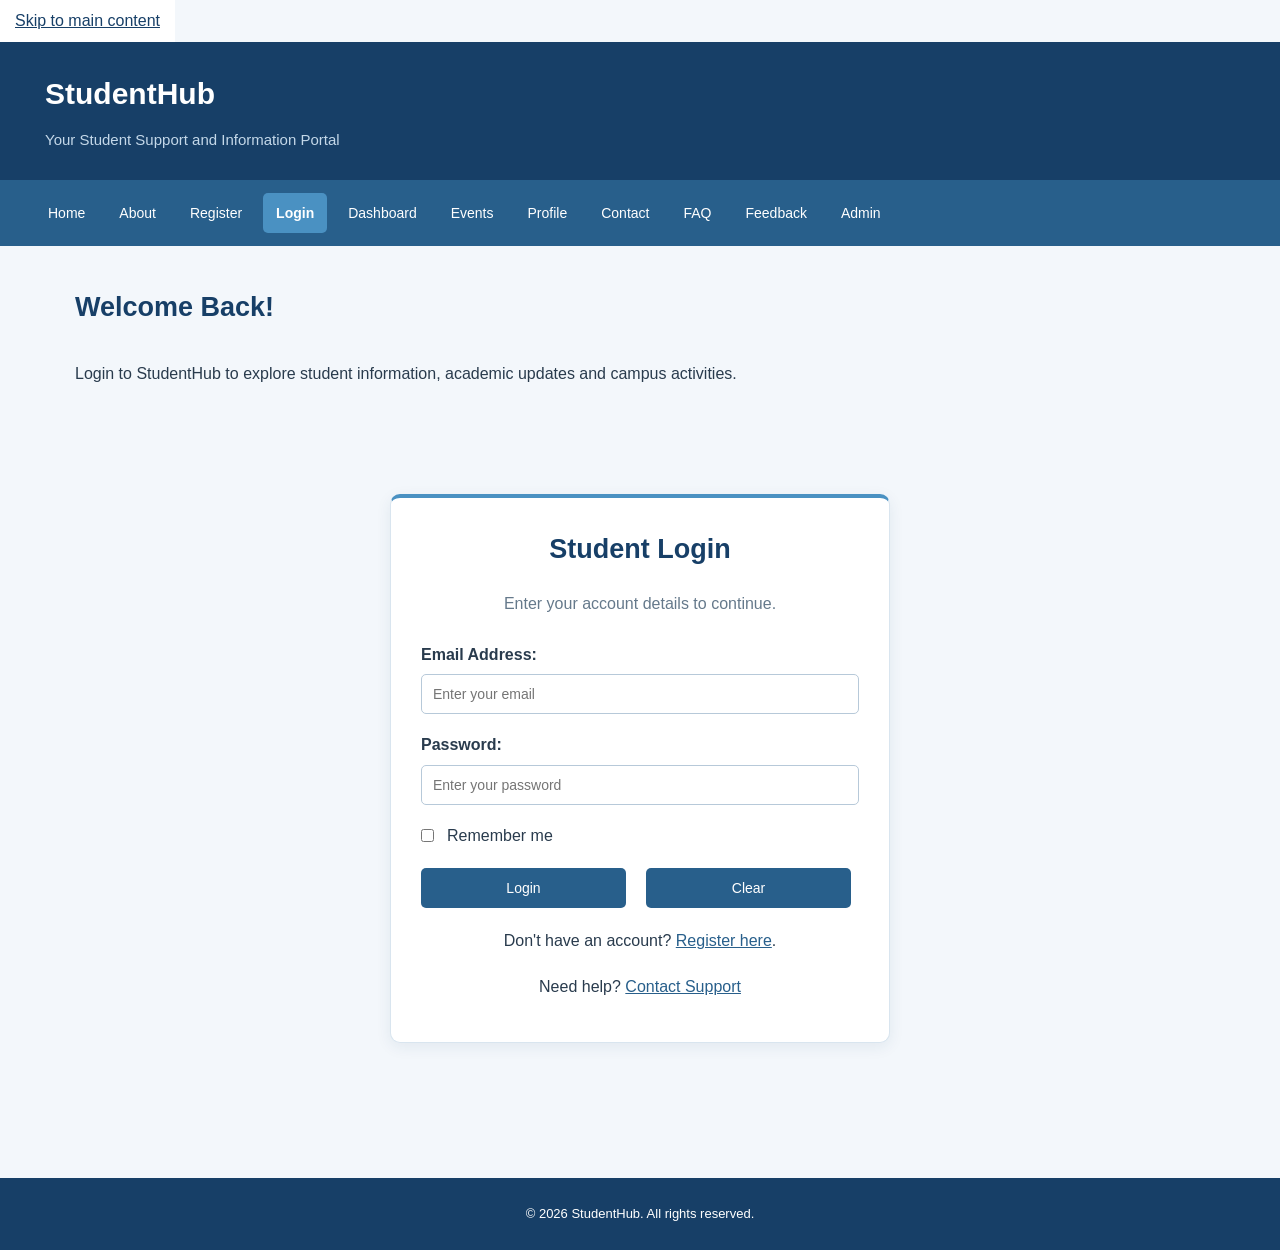
<file: Login.html>
<!DOCTYPE html>
<html lang="en">

<head>
    <meta charset="UTF-8">
    <meta name="viewport" content="width=device-width, initial-scale=1.0">

    <meta name="description" content="Login to the StudentHub student portal.">

    <title>Student Login | StudentHub</title>

    <link rel="stylesheet" href="style.css">

    <style>
        /* Login Page Layout */

        .login-container {
            display: flex;
            justify-content: center;
            align-items: center;
            padding: 35px 15px;
        }

        .login-card {
            width: 100%;
            max-width: 500px;
            background: #FFFFFF;
            padding: 30px;
            border: 1px solid #D9E5EF;
            border-top: 4px solid #4A91C2;
            border-radius: 10px;
            box-shadow: 0 4px 15px rgba(23, 63, 103, 0.08);
        }

        .login-card h2 {
            text-align: center;
            margin-bottom: 10px;
        }

        .login-description {
            text-align: center;
            color: #65798B;
            margin-bottom: 25px;
        }

        .login-form .form-group {
            margin-bottom: 18px;
        }

        .login-form label {
            display: block;
            margin-bottom: 7px;
            font-weight: bold;
        }

        .login-form input[type="email"],
        .login-form input[type="password"] {
            width: 100%;
            max-width: 100%;
            padding: 12px;
            border: 1px solid #B7C9D9;
            border-radius: 5px;
            font-size: 14px;
        }

        .remember-option {
            display: flex;
            align-items: center;
            gap: 8px;
            margin-bottom: 20px;
        }

        .remember-option input {
            accent-color: #285F8B;
        }

        .remember-option label {
            margin: 0;
            font-weight: normal;
        }

        .login-buttons {
            display: flex;
            justify-content: center;
            gap: 12px;
        }

        .login-buttons button {
            flex: 1;
            padding: 12px;
            border: none;
            border-radius: 5px;
            background: #285F8B;
            color: white;
            cursor: pointer;
            font-size: 14px;
        }

        .login-buttons button:hover {
            background: #173F67;
        }

        .register-link {
            text-align: center;
            margin-top: 22px;
        }

        .login-help {
            text-align: center;
            margin-top: 20px;
        }

        @media screen and (max-width: 650px) {
            .login-card {
                padding: 20px;
            }

            .login-buttons {
                flex-direction: column;
            }
        }
    </style>
</head>

<body>

    <a href="#main-content" class="skip-link">
        Skip to main content
    </a>

    <header>
        <h1>StudentHub</h1>
        <p>Your Student Support and Information Portal</p>
    </header>

    <nav aria-label="Main navigation">
        <a href="index.html">Home</a>
        <a href="About.html">About</a>
        <a href="Register.html">Register</a>
        <a href="Login.html" aria-current="page">Login</a>
        <a href="dashboard.html">Dashboard</a>
        <a href="Events.html">Events</a>
        <a href="profile.html">Profile</a>
        <a href="Contact.html">Contact</a>
        <a href="FAQ.html">FAQ</a>
        <a href="feedback.html">Feedback</a>
        <a href="Admin.html">Admin</a>
    </nav>

    <main id="main-content">

        <section>
            <h2>Welcome Back!</h2>
            <p>
                Login to StudentHub to explore student information,
                academic updates and campus activities.
            </p>
        </section>

        <div class="login-container">

            <section class="login-card">

                <h2>Student Login</h2>

                <p class="login-description">
                    Enter your account details to continue.
                </p>

                <form class="login-form" action="#" method="post">

                    <div class="form-group">
                        <label for="email">Email Address:</label>

                        <input
                            type="email"
                            id="email"
                            name="email"
                            placeholder="Enter your email"
                            required
                        >
                    </div>

                    <div class="form-group">
                        <label for="password">Password:</label>

                        <input
                            type="password"
                            id="password"
                            name="password"
                            placeholder="Enter your password"
                            required
                        >
                    </div>

                    <div class="remember-option">
                        <input
                            type="checkbox"
                            id="remember"
                            name="remember"
                        >

                        <label for="remember">
                            Remember me
                        </label>
                    </div>

                    <div class="login-buttons">
                        <button type="submit">Login</button>
                        <button type="reset">Clear</button>
                    </div>

                </form>

                <p class="register-link">
                    Don't have an account?
                    <a href="Register.html">Register here</a>.
                </p>

                <p class="login-help">
                    Need help?
                    <a href="Contact.html">Contact Support</a>
                </p>

            </section>

        </div>

    </main>

    <footer>
        <p>&copy; 2026 StudentHub. All rights reserved.</p>
    </footer>

</body>
</html>
</file>
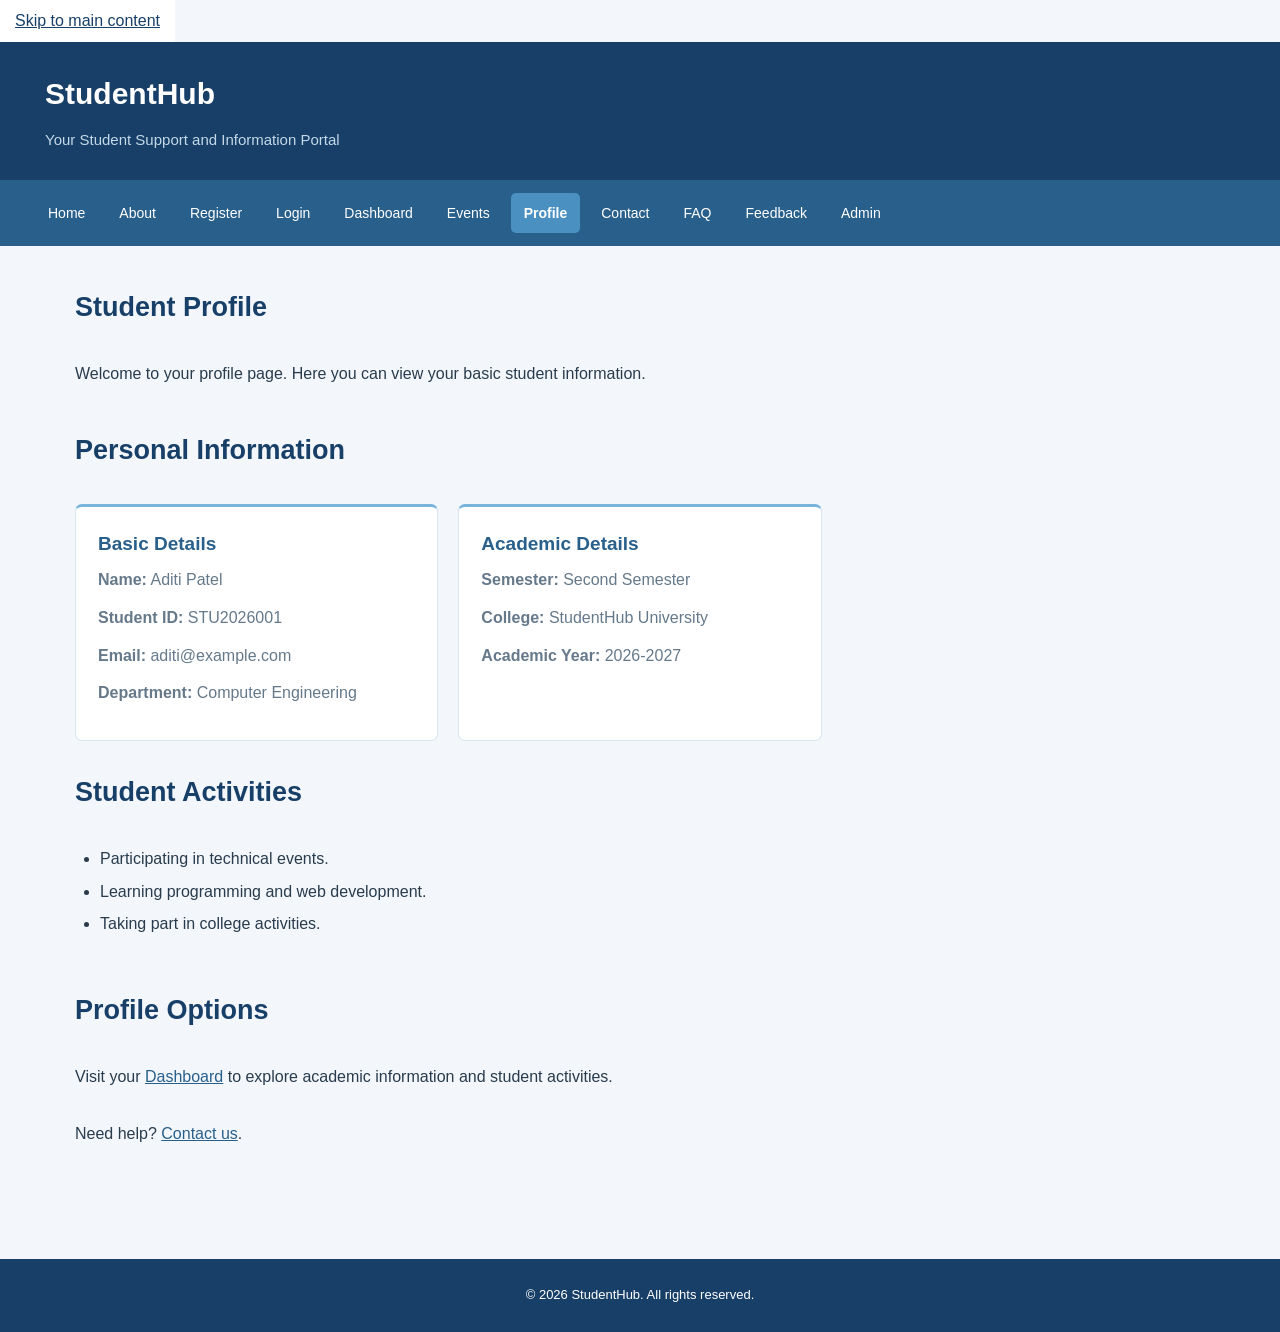
<file: profile.html>
<!DOCTYPE html>
<html lang="en">
<head>
    <meta charset="UTF-8">
    <meta name="viewport" content="width=device-width, initial-scale=1.0">
    <meta name="description" content="View student profile information on StudentHub.">
    <title>Student Profile | StudentHub</title>
    <link rel="stylesheet" href="style.css">
</head>
<body>

    <a href="#main-content" class="skip-link">Skip to main content</a>

    <header>
        <h1>StudentHub</h1>
        <p>Your Student Support and Information Portal</p>
    </header>

    <nav aria-label="Main navigation">
        <a href="index.html">Home</a>
        <a href="About.html">About</a>
        <a href="Register.html">Register</a>
        <a href="Login.html">Login</a>
        <a href="dashboard.html">Dashboard</a>
        <a href="Events.html">Events</a>
        <a href="profile.html" aria-current="page">Profile</a>
        <a href="Contact.html">Contact</a>
        <a href="FAQ.html">FAQ</a>
        <a href="feedback.html">Feedback</a>
        <a href="Admin.html">Admin</a>
    </nav>

    <main id="main-content">

        <section>
            <h2>Student Profile</h2>
            <p>
                Welcome to your profile page. Here you can view
                your basic student information.
            </p>
        </section>

        <section>
            <h2>Personal Information</h2>

            <article>
                <h3>Basic Details</h3>
                <p><strong>Name:</strong> Aditi Patel</p>
                <p><strong>Student ID:</strong> STU2026001</p>
                <p><strong>Email:</strong> aditi@example.com</p>
                <p><strong>Department:</strong> Computer Engineering</p>
            </article>

            <article>
                <h3>Academic Details</h3>
                <p><strong>Semester:</strong> Second Semester</p>
                <p><strong>College:</strong> StudentHub University</p>
                <p><strong>Academic Year:</strong> 2026-2027</p>
            </article>
        </section>

        <section>
            <h2>Student Activities</h2>
            <ul>
                <li>Participating in technical events.</li>
                <li>Learning programming and web development.</li>
                <li>Taking part in college activities.</li>
            </ul>
        </section>

        <section>
            <h2>Profile Options</h2>
            <p>
                Visit your <a href="dashboard.html">Dashboard</a>
                to explore academic information and student activities.
            </p>
            <p>
                Need help?
                <a href="Contact.html">Contact us</a>.
            </p>
        </section>

    </main>

    <footer>
        <p>&copy; 2026 StudentHub. All rights reserved.</p>
    </footer>

</body>
</html>
</file>
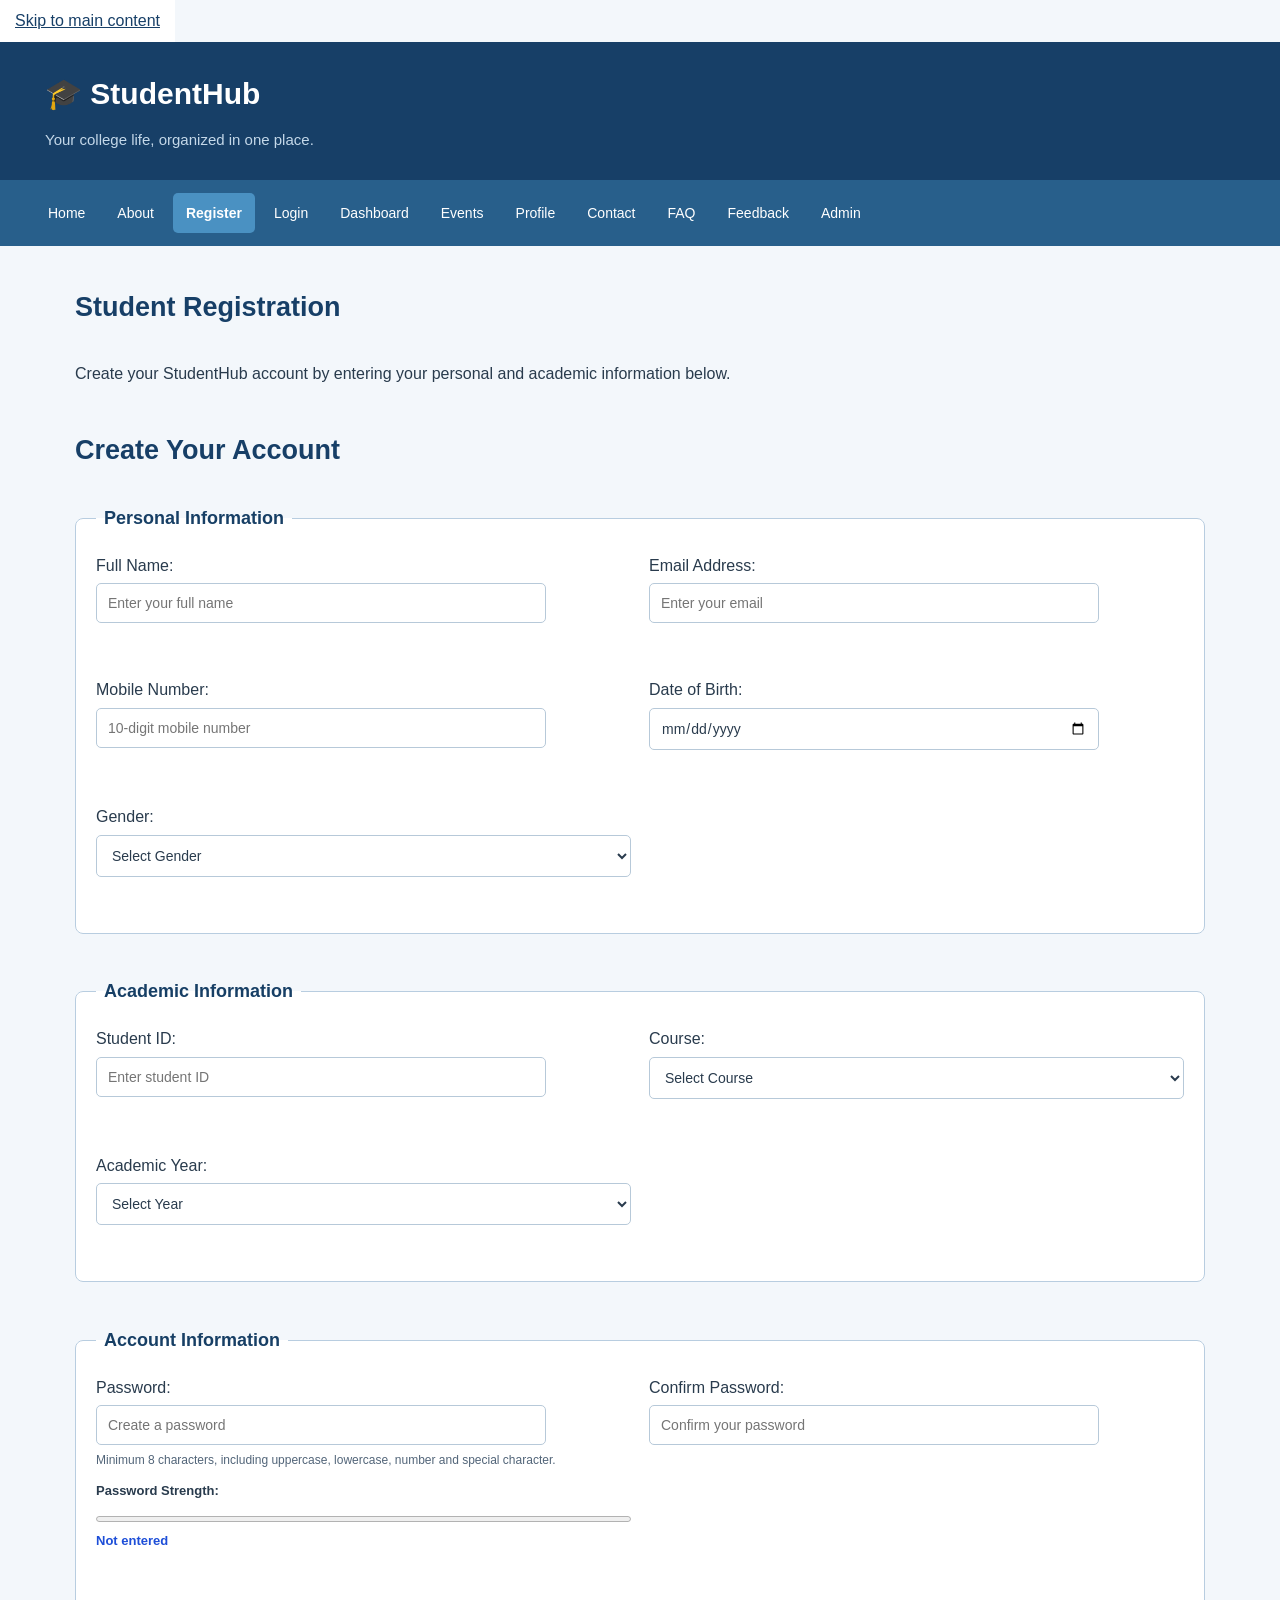
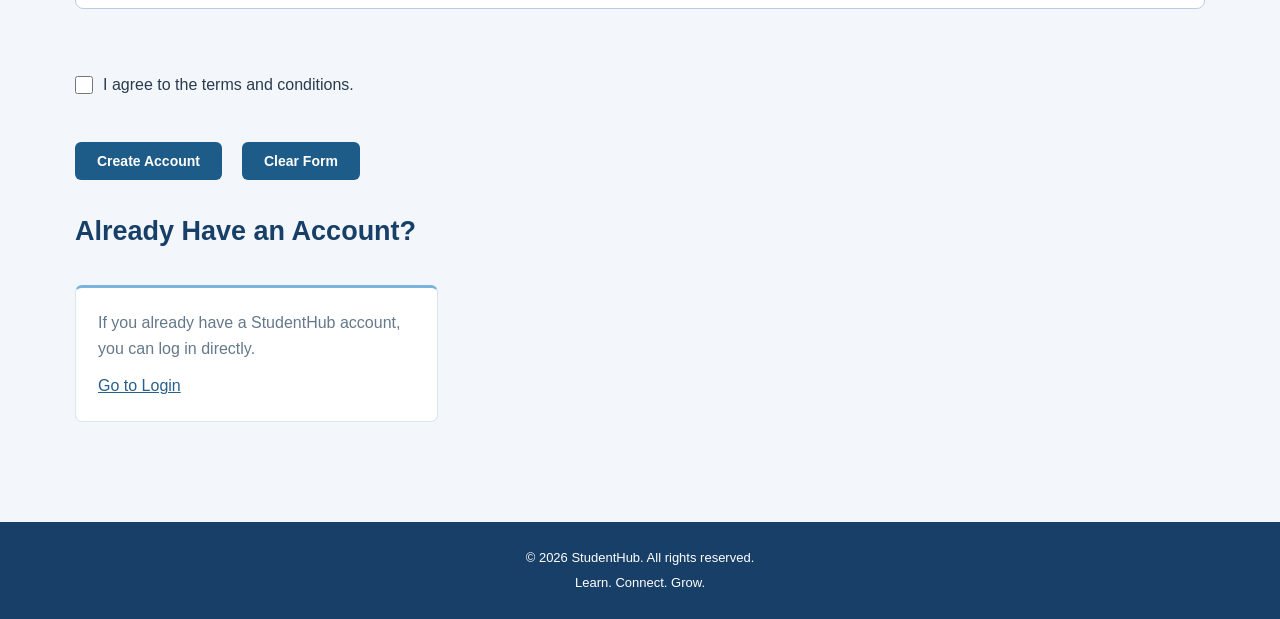
<file: Register.html>
<!DOCTYPE html>
<html lang="en">

<head>
    <meta charset="UTF-8">
    <meta name="viewport" content="width=device-width, initial-scale=1.0">

    <meta name="description"
        content="Register as a student on the StudentHub platform.">

    <title>StudentHub | Student Registration</title>

    <link rel="stylesheet" href="style.css">

    <script src="registration.js" defer></script>
</head>

<body>

    <a href="#main-content" class="skip-link">
        Skip to main content
    </a>

    <header>
        <h1>🎓 StudentHub</h1>
        <p>Your college life, organized in one place.</p>
    </header>

    <nav aria-label="Main navigation">
        <ul>
            <li><a href="index.html">Home</a></li>
            <li><a href="About.html">About</a></li>
            <li><a href="Register.html" aria-current="page">Register</a></li>
            <li><a href="Login.html">Login</a></li>
            <li><a href="dashboard.html">Dashboard</a></li>
            <li><a href="Events.html">Events</a></li>
            <li><a href="profile.html">Profile</a></li>
            <li><a href="Contact.html">Contact</a></li>
            <li><a href="FAQ.html">FAQ</a></li>
            <li><a href="feedback.html">Feedback</a></li>
            <li><a href="Admin.html">Admin</a></li>
        </ul>
    </nav>

    <main id="main-content">

        <section aria-labelledby="registration-heading">

            <h2 id="registration-heading">Student Registration</h2>

            <p>
                Create your StudentHub account by entering
                your personal and academic information below.
            </p>

        </section>

        <section aria-labelledby="form-heading">

            <h2 id="form-heading">Create Your Account</h2>

            <form id="registrationForm" novalidate>

                <fieldset>

                    <legend>Personal Information</legend>

                    <div class="form-grid">

                        <div class="form-group">
                            <label for="fullname">Full Name:</label>

                            <input type="text" id="fullname" name="fullname"
                                placeholder="Enter your full name"
                                autocomplete="name" required
                                aria-describedby="nameError">

                            <span class="error-message" id="nameError"
                                aria-live="polite"></span>
                        </div>

                        <div class="form-group">
                            <label for="email">Email Address:</label>

                            <input type="email" id="email" name="email"
                                placeholder="Enter your email"
                                autocomplete="email" required
                                aria-describedby="emailError">

                            <span class="error-message" id="emailError"
                                aria-live="polite"></span>
                        </div>

                        <div class="form-group">
                            <label for="mobile">Mobile Number:</label>

                            <input type="tel" id="mobile" name="mobile"
                                placeholder="10-digit mobile number"
                                autocomplete="tel" maxlength="10"
                                inputmode="numeric" required
                                aria-describedby="mobileError">

                            <span class="error-message" id="mobileError"
                                aria-live="polite"></span>
                        </div>

                        <div class="form-group">
                            <label for="dob">Date of Birth:</label>

                            <input type="date" id="dob" name="dob" required
                                aria-describedby="dobError">

                            <span class="error-message" id="dobError"
                                aria-live="polite"></span>
                        </div>

                        <div class="form-group">
                            <label for="gender">Gender:</label>

                            <select id="gender" name="gender" required
                                aria-describedby="genderError">

                                <option value="">Select Gender</option>
                                <option value="female">Female</option>
                                <option value="male">Male</option>
                                <option value="other">Other</option>
                                <option value="prefer-not-to-say">
                                    Prefer not to say
                                </option>

                            </select>

                            <span class="error-message" id="genderError"
                                aria-live="polite"></span>
                        </div>

                    </div>

                </fieldset>

                <br>

                <fieldset>

                    <legend>Academic Information</legend>

                    <div class="form-grid">

                        <div class="form-group">
                            <label for="studentid">Student ID:</label>

                            <input type="text" id="studentid" name="studentid"
                                placeholder="Enter student ID" required
                                aria-describedby="studentidError">

                            <span class="error-message" id="studentidError"
                                aria-live="polite"></span>
                        </div>

                        <div class="form-group">
                            <label for="course">Course:</label>

                            <select id="course" name="course" required
                                aria-describedby="courseError">

                                <option value="">Select Course</option>
                                <option value="computer-engineering">
                                    Computer Engineering
                                </option>
                                <option value="it">Information Technology</option>
                                <option value="mechanical">
                                    Mechanical Engineering
                                </option>
                                <option value="civil">Civil Engineering</option>
                                <option value="electrical">
                                    Electrical Engineering
                                </option>

                            </select>

                            <span class="error-message" id="courseError"
                                aria-live="polite"></span>
                        </div>

                        <div class="form-group">
                            <label for="year">Academic Year:</label>

                            <select id="year" name="year" required
                                aria-describedby="yearError">

                                <option value="">Select Year</option>
                                <option value="first">First Year</option>
                                <option value="second">Second Year</option>
                                <option value="third">Third Year</option>
                                <option value="fourth">Fourth Year</option>

                            </select>

                            <span class="error-message" id="yearError"
                                aria-live="polite"></span>
                        </div>

                    </div>

                </fieldset>

                <br>

                <fieldset>

                    <legend>Account Information</legend>

                    <div class="form-grid">

                        <div class="form-group">
                            <label for="password">Password:</label>

                            <input type="password" id="password"
                                name="password"
                                placeholder="Create a password"
                                autocomplete="new-password"
                                minlength="8" required
                                aria-describedby="passwordHelp passwordError">

                            <small id="passwordHelp">
                                Minimum 8 characters, including uppercase,
                                lowercase, number and special character.
                            </small>

                            <div class="password-strength">
                                <label for="strengthBar">
                                    Password Strength:
                                </label>
                                <progress id="strengthBar" value="0" max="4">
                                </progress>
                                <span id="strengthText">Not entered</span>
                            </div>

                            <span class="error-message" id="passwordError"
                                aria-live="polite"></span>
                        </div>

                        <div class="form-group">
                            <label for="confirm-password">
                                Confirm Password:
                            </label>

                            <input type="password" id="confirm-password"
                                name="confirm-password"
                                placeholder="Confirm your password"
                                autocomplete="new-password" required
                                aria-describedby="confirmError">

                            <span class="error-message" id="confirmError"
                                aria-live="polite"></span>
                        </div>

                    </div>

                </fieldset>

                <br>

                <div class="terms-group">

                    <input type="checkbox" id="terms" name="terms" required>

                    <label for="terms">
                        I agree to the terms and conditions.
                    </label>

                </div>

                <span class="error-message" id="termsError"
                    aria-live="polite"></span>

                <div id="formMessage" role="status"
                    aria-live="polite"></div>

                <div class="form-actions">

                    <button type="submit">Create Account</button>

                    <button type="reset">Clear Form</button>

                </div>

            </form>

        </section>

        <section aria-labelledby="login-link-heading">

            <h2 id="login-link-heading">Already Have an Account?</h2>

            <article>
                <p>
                    If you already have a StudentHub account,
                    you can log in directly.
                </p>

                <a href="Login.html">Go to Login</a>
            </article>

        </section>

    </main>

    <footer>
        <p>&copy; 2026 StudentHub. All rights reserved.</p>
        <p>Learn. Connect. Grow.</p>
    </footer>

</body>
</html>
</file>
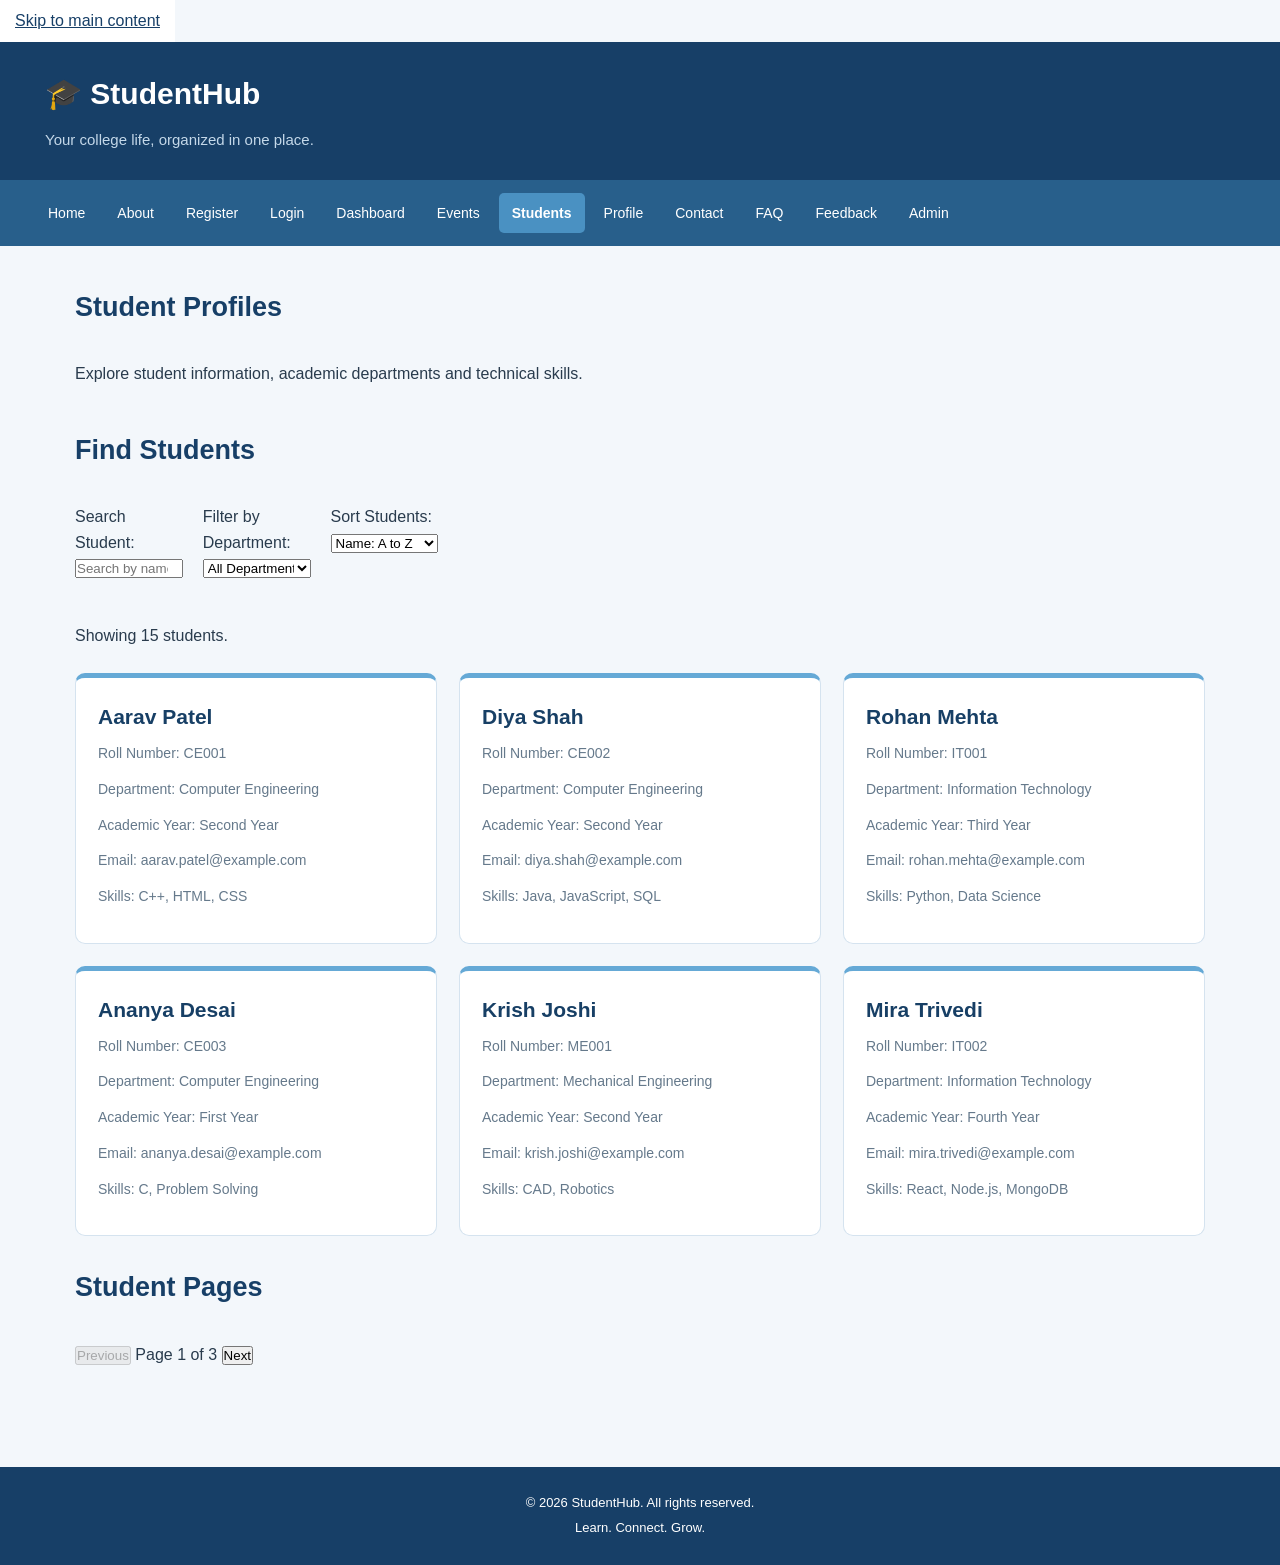
<file: Students.html>
<!DOCTYPE html>
<html lang="en">

<head>
    <meta charset="UTF-8">
    <meta name="viewport" content="width=device-width, initial-scale=1.0">

    <meta name="description" content="Explore student profiles on StudentHub.">

    <title>Student Profiles | StudentHub</title>

    <link rel="stylesheet" href="style.css">

    <script src="js/students.js" defer></script>
</head>

<body>

    <a href="#main-content" class="skip-link">
        Skip to main content
    </a>

    <!-- HEADER -->

    <header>
        <h1>🎓 StudentHub</h1>
        <p>Your college life, organized in one place.</p>
    </header>

    <!-- NAVIGATION -->

    <nav aria-label="Main navigation">
        <ul>
            <li><a href="index.html">Home</a></li>
            <li><a href="About.html">About</a></li>
            <li><a href="Register.html">Register</a></li>
            <li><a href="Login.html">Login</a></li>
            <li><a href="dashboard.html">Dashboard</a></li>
            <li><a href="Events.html">Events</a></li>
            <li><a href="Students.html" aria-current="page">Students</a></li>
            <li><a href="profile.html">Profile</a></li>
            <li><a href="Contact.html">Contact</a></li>
            <li><a href="FAQ.html">FAQ</a></li>
            <li><a href="feedback.html">Feedback</a></li>
            <li><a href="Admin.html">Admin</a></li>
        </ul>
    </nav>

    <!-- MAIN CONTENT -->

    <main id="main-content">

        <section>
            <h2>Student Profiles</h2>

            <p>
                Explore student information, academic departments
                and technical skills.
            </p>
        </section>

        <!-- SEARCH AND FILTER -->

        <section aria-labelledby="student-search-heading">

            <h2 id="student-search-heading">Find Students</h2>

            <div class="student-controls">

                <div class="form-group">
                    <label for="studentSearch">
                        Search Student:
                    </label>

                    <input
                        type="search"
                        id="studentSearch"
                        placeholder="Search by name or roll number...">
                </div>

                <div class="form-group">
                    <label for="departmentFilter">
                        Filter by Department:
                    </label>

                    <select id="departmentFilter">
                        <option value="all">All Departments</option>
                        <option value="Computer Engineering">
                            Computer Engineering
                        </option>
                        <option value="Information Technology">
                            Information Technology
                        </option>
                        <option value="Mechanical Engineering">
                            Mechanical Engineering
                        </option>
                        <option value="Civil Engineering">
                            Civil Engineering
                        </option>
                        <option value="Electrical Engineering">
                            Electrical Engineering
                        </option>
                    </select>
                </div>

                <div class="form-group">
                    <label for="studentSort">Sort Students:</label>

                    <select id="studentSort">
                        <option value="name-asc">Name: A to Z</option>
                        <option value="name-desc">Name: Z to A</option>
                    </select>
                </div>

            </div>

        </section>

        <!-- STUDENT STATUS -->

        <section aria-live="polite">

            <p id="studentStatus">Loading students...</p>

            <div id="studentList" class="student-grid">

                <!-- Student cards will be generated using JavaScript -->

            </div>

            <p id="studentEmptyMessage" hidden>
                No students found. Try another search or department.
            </p>

        </section>

        <!-- PAGINATION -->

        <section class="pagination-section">

            <h2>Student Pages</h2>

            <div class="pagination">

                <button type="button" id="studentPrevious" disabled>
                    Previous
                </button>

                <span id="studentPageInfo">Page 1</span>

                <button type="button" id="studentNext" disabled>
                    Next
                </button>

            </div>

        </section>

    </main>

    <!-- FOOTER -->

    <footer>
        <p>&copy; 2026 StudentHub. All rights reserved.</p>
        <p>Learn. Connect. Grow.</p>
    </footer>

</body>
</html>
</file>
<file: style.css>
/* ==========================================
   STUDENTHUB - PRACTICAL 3
   Responsive UI using CSS Grid and Flexbox
========================================== */


/* ==========================================
   1. GLOBAL STYLES
========================================== */

* {
    margin: 0;
    padding: 0;
    box-sizing: border-box;
}

html {
    scroll-behavior: smooth;
}

body {
    font-family: Arial, Helvetica, sans-serif;
    background: #F3F7FB;
    color: #293B4D;
    line-height: 1.6;
    min-height: 100vh;
}

a {
    color: #285F8B;
    transition: color 0.2s ease;
}

a:hover {
    color: #173F67;
}

img {
    max-width: 100%;
    height: auto;
}


/* ==========================================
   2. SKIP NAVIGATION
========================================== */

body > a:first-child {
    display: inline-block;
    padding: 8px 15px;
    color: #173F67;
    background: #FFFFFF;
}

body > a:first-child:focus {
    outline: 3px solid #F2B84B;
}


/* ==========================================
   3. WEBSITE HEADER - FLEXBOX
========================================== */

header {
    background: #173F67;
    color: #FFFFFF;
    padding: 25px 35px;

    display: flex;
    flex-direction: column;
    justify-content: center;
    gap: 5px;
}

header h1 {
    color: #FFFFFF;
    font-size: 30px;
    margin-bottom: 5px;
}

header p {
    color: #C4D8E9;
    font-size: 15px;
}


/* ==========================================
   4. MAIN NAVIGATION - FLEXBOX
========================================== */

nav {
    background: #285F8B;
    padding: 12px 25px;
}

nav ul {
    display: flex;
    flex-wrap: wrap;
    align-items: center;
    gap: 8px;
    list-style: none;
}

nav li {
    margin: 0;
}

nav a {
    display: block;
    padding: 9px 13px;
    color: #FFFFFF;
    text-decoration: none;
    font-size: 14px;
    border-radius: 5px;
    transition: background-color 0.2s ease;
}

nav a:hover {
    background: #4A91C2;
    color: #FFFFFF;
}

nav a[aria-current="page"] {
    background: #4A91C2;
    color: #FFFFFF;
    font-weight: bold;
}


/* ==========================================
   5. MAIN CONTENT
========================================== */

main {
    max-width: 1200px;
    width: 100%;
    min-height: 65vh;
    margin: 0 auto;
    padding: 25px 18px;
}

main section {
    margin-bottom: 30px;
}

main h2 {
    color: #173F67;
    font-size: 25px;
    margin-bottom: 12px;
}

main h3 {
    color: #285F8B;
    font-size: 19px;
    margin-bottom: 8px;
}

main p {
    margin-bottom: 12px;
}


/* ==========================================
   6. CONTENT LAYOUT - CSS GRID
========================================== */

main section {
    display: grid;
    grid-template-columns: minmax(0, 1fr);
    gap: 16px;
}

/* Keep section headings across the full row */

main section > h2,
main section > p,
main section > form,
main section > ul,
main section > ol {
    grid-column: 1 / -1;
}

/* Responsive article cards */

main section > article {
    min-width: 0;
    height: 100%;
}


/* ==========================================
   7. ARTICLE AND CONTENT CARDS
========================================== */

main article {
    background: #FFFFFF;
    border: 1px solid #D9E5EF;
    border-top: 3px solid #78B4DC;
    border-radius: 7px;
    padding: 22px;
    transition: box-shadow 0.2s ease;
}

main article:hover {
    box-shadow: 0 4px 12px rgba(23, 63, 103, 0.08);
}

main article p {
    color: #65798B;
}

main article ul {
    padding-left: 22px;
}


/* ==========================================
   8. ASIDE SECTIONS
========================================== */

main aside {
    background: #D9EDFC;
    border: 1px solid #C5E1F4;
    border-left: 5px solid #4A91C2;
    border-radius: 7px;
    padding: 22px;
    margin: 25px 0;
}

main aside h2 {
    font-size: 21px;
}

main aside a {
    font-weight: bold;
}


/* ==========================================
   9. LISTS
========================================== */

main ul,
main ol {
    padding-left: 25px;
    margin-bottom: 15px;
}

main li {
    margin-bottom: 7px;
}


/* ==========================================
   10. FORMS
========================================== */

form {
    width: 100%;
}

form fieldset {
    background: #FFFFFF;
    border: 1px solid #C5D8E8;
    border-radius: 7px;
    padding: 25px;
    min-width: 0;
}

form legend {
    color: #173F67;
    font-size: 18px;
    font-weight: bold;
    padding: 0 10px;
}

form label {
    display: inline-block;
    color: #293B4D;
    margin-bottom: 5px;
}

form input:not([type="radio"]):not([type="checkbox"]),
form select,
form textarea {
    display: block;
    width: 100%;
    max-width: 450px;
    padding: 11px;
    border: 1px solid #B7C9D9;
    border-radius: 5px;
    font-family: Arial, Helvetica, sans-serif;
    font-size: 14px;
    background: #FFFFFF;
    color: #293B4D;
}

form textarea {
    resize: vertical;
}

form input[type="radio"],
form input[type="checkbox"] {
    margin-right: 5px;
    accent-color: #285F8B;
}

form input:focus-visible,
form select:focus-visible,
form textarea:focus-visible,
form button:focus-visible {
    outline: 3px solid #4A91C2;
    outline-offset: 3px;
}


/* ==========================================
   11. FORM BUTTONS - FLEXBOX
========================================== */

form button {
    display: inline-flex;
    align-items: center;
    justify-content: center;

    background: #285F8B;
    color: #FFFFFF;
    border: none;
    border-radius: 5px;
    padding: 11px 20px;
    font-size: 14px;
    cursor: pointer;
    margin-right: 8px;
    transition: background-color 0.2s ease;
}

form button:hover {
    background: #173F67;
}


/* ==========================================
   12. LINKS AND ACCESSIBILITY
========================================== */

a:focus-visible {
    outline: 3px solid #F2B84B;
    outline-offset: 3px;
}


/* ==========================================
   13. WEBSITE FOOTER
========================================== */

footer {
    background: #173F67;
    color: #FFFFFF;
    text-align: center;
    padding: 22px;
    margin-top: 30px;
}

footer p {
    margin: 4px 0;
    font-size: 13px;
}


/* ==========================================
   14. TABLET RESPONSIVENESS
   Screen width: 651px to 900px
========================================== */

@media screen and (min-width: 651px) {

    main {
        padding: 30px 25px;
    }

    main section {
        grid-template-columns: repeat(2, minmax(0, 1fr));
        gap: 18px;
    }

    nav ul {
        gap: 6px;
    }

}


/* ==========================================
   15. DESKTOP RESPONSIVENESS
   Screen width: 901px and above
========================================== */

@media screen and (min-width: 901px) {

    header {
        padding: 28px 45px;
    }

    main {
        padding: 40px 35px;
    }

    main section {
        grid-template-columns: repeat(3, minmax(0, 1fr));
        gap: 20px;
    }

    main h2 {
        font-size: 27px;
    }

    nav {
        padding: 13px 35px;
    }

}


/* ==========================================
   16. MOBILE RESPONSIVENESS
   Screen width: 650px and below
========================================== */

@media screen and (max-width: 650px) {

    header {
        padding: 20px 16px;
    }

    header h1 {
        font-size: 25px;
    }

    nav {
        padding: 10px;
    }

    nav ul {
        display: grid;
        grid-template-columns: repeat(2, minmax(0, 1fr));
        gap: 5px;
    }

    nav a {
        padding: 9px;
        font-size: 13px;
        text-align: center;
    }

    main {
        padding: 22px 15px;
    }

    main section {
        grid-template-columns: 1fr;
        gap: 14px;
    }

    main h2 {
        font-size: 22px;
    }

    main article,
    main aside {
        padding: 17px;
    }

    form fieldset {
        padding: 16px;
    }

    form button {
        margin-bottom: 8px;
    }

}


/* ==========================================
   17. SMALL MOBILE SCREENS
   Screen width: 350px and below
========================================== */

@media screen and (max-width: 350px) {

    nav ul {
        grid-template-columns: 1fr;
    }

    main {
        padding: 18px 12px;
    }

    header h1 {
        font-size: 22px;
    }

}

/* ==========================================
   PRACTICAL 3 - RESPONSIVE REGISTRATION FORM
========================================== */

.form-grid {
    display: grid;
    grid-template-columns: 1fr;
    gap: 18px;
}

.form-group {
    min-width: 0;
}

.form-group input:not([type="checkbox"]),
.form-group select {
    width: 100%;
    max-width: 100%;
}

.form-actions {
    display: flex;
    flex-wrap: wrap;
    gap: 10px;
    margin-top: 20px;
}

/* Tablet */

@media screen and (min-width: 651px) {
    .form-grid {
        grid-template-columns: repeat(2, minmax(0, 1fr));
    }
}

/* Desktop */

@media screen and (min-width: 901px) {
    .form-grid {
        grid-template-columns: repeat(2, minmax(0, 1fr));
    }
}

/* Mobile */

@media screen and (max-width: 650px) {
    .form-grid {
        grid-template-columns: 1fr;
    }

    .form-actions {
        flex-direction: column;
    }

    .form-actions button {
        width: 100%;
    }
}

/* ==========================================
   PRACTICAL 3 - RESPONSIVE CONTACT FORM
========================================== */

.message-group {
    margin-top: 20px;
}

.message-group textarea {
    width: 100%;
    max-width: 100%;
}

.form-group input,
.form-group select {
    width: 100%;
    max-width: 100%;
}

.form-actions {
    display: flex;
    flex-wrap: wrap;
    gap: 10px;
    margin-top: 20px;
}

@media screen and (max-width: 650px) {

    .message-group {
        margin-top: 15px;
    }

    .form-actions {
        flex-direction: column;
    }

    .form-actions button {
        width: 100%;
    }

}

/* ==========================================
   FIXED RESPONSIVE NAVIGATION
========================================== */

nav {
    display: flex;
    flex-direction: row;
    flex-wrap: wrap;
    align-items: center;
    gap: 8px;
}

nav a {
    display: inline-flex;
    align-items: center;
    justify-content: center;
    white-space: nowrap;
}

/* Mobile navigation */
@media screen and (max-width: 650px) {
    nav {
        display: flex;
        flex-direction: row;
        flex-wrap: wrap;
        justify-content: center;
        gap: 5px;
    }

    nav a {
        flex: 1 1 auto;
        text-align: center;
        padding: 9px 10px;
    }
}

/* ==========================================
   STUDENTHUB LOGIN PAGE
========================================== */

.login-card {
    display: block;
    max-width: 550px;
    margin: 30px auto;
    padding: 30px;
    background: #FFFFFF;
    border: 1px solid #D9E5EF;
    border-top: 4px solid #4A91C2;
    border-radius: 10px;
    box-shadow: 0 4px 15px rgba(23, 63, 103, 0.08);
}

.login-card h2 {
    text-align: center;
    margin-bottom: 22px;
}

.login-form .form-grid {
    grid-template-columns: 1fr;
    gap: 18px;
}

.login-form .form-group {
    margin-bottom: 15px;
}

.login-form input:not([type="checkbox"]) {
    width: 100%;
    max-width: 100%;
}

.login-form .form-actions {
    display: flex;
    justify-content: center;
    gap: 12px;
}

.login-card > p {
    text-align: center;
    margin-top: 20px;
}

@media screen and (max-width: 650px) {
    .login-card {
        margin: 15px auto;
        padding: 20px;
    }

    .login-form .form-actions {
        flex-direction: column;
    }

    .login-form .form-actions button {
        width: 100%;
    }
}

/* ==========================================
   PRACTICAL 4 - JAVASCRIPT INTERACTIVITY
========================================== */


/* 1. DARK THEME */

body.dark-theme {
    background: #17212B;
    color: #E8EEF5;
}

body.dark-theme header,
body.dark-theme footer {
    background: #101820;
}

body.dark-theme nav {
    background: #263D52;
}

body.dark-theme main article,
body.dark-theme .login-card,
body.dark-theme form,
body.dark-theme section {
    color: inherit;
}

body.dark-theme main article,
body.dark-theme .login-card {
    background: #243342;
    border-color: #40566B;
}

body.dark-theme h2,
body.dark-theme h3 {
    color: #9BCBF0;
}

body.dark-theme p,
body.dark-theme label {
    color: #E8EEF5;
}

body.dark-theme input,
body.dark-theme textarea,
body.dark-theme select {
    background: #263D52;
    color: #FFFFFF;
    border-color: #607D96;
}


/* 2. THEME BUTTON */

.theme-button {
    padding: 9px 15px;
    border: none;
    border-radius: 5px;
    background: #F2B84B;
    color: #173F67;
    cursor: pointer;
    font-weight: bold;
}

.theme-button:hover {
    background: #FFD477;
}


/* 3. NOTIFICATION BANNER */

.notification-banner {
    background: #D9EDFC;
    color: #173F67;
    padding: 15px 20px;
    border-left: 5px solid #4A91C2;
    display: flex;
    justify-content: space-between;
    align-items: center;
    gap: 15px;
}

.notification-banner button {
    background: #285F8B;
    color: white;
    border: none;
    padding: 7px 12px;
    border-radius: 5px;
    cursor: pointer;
}


/* 4. MODAL POPUP */

.modal-overlay {
    position: fixed;
    inset: 0;
    z-index: 1000;
    background: rgba(0, 0, 0, 0.65);
    display: flex;
    justify-content: center;
    align-items: center;
    padding: 20px;
}

.modal-box {
    background: #FFFFFF;
    color: #293B4D;
    width: 100%;
    max-width: 450px;
    padding: 25px;
    border-radius: 10px;
    box-shadow: 0 5px 20px rgba(0, 0, 0, 0.2);
}

.modal-box h2 {
    color: #173F67;
    margin-bottom: 15px;
}

.modal-box button {
    background: #285F8B;
    color: white;
    padding: 10px 18px;
    border: none;
    border-radius: 5px;
    cursor: pointer;
}

.modal-overlay[hidden],
[data-slide][hidden],
[hidden] {
    display: none !important;
}


/* 5. CONTENT SLIDER */

.slider-container {
    background: #FFFFFF;
    border: 1px solid #D9E5EF;
    border-radius: 8px;
    padding: 25px;
    text-align: center;
}

.slide {
    min-height: 130px;
    padding: 20px;
}

.slider-buttons {
    display: flex;
    justify-content: center;
    gap: 12px;
    margin-top: 15px;
}

.slider-buttons button {
    background: #285F8B;
    color: white;
    border: none;
    border-radius: 5px;
    padding: 10px 18px;
    cursor: pointer;
}

.slider-buttons button:hover {
    background: #173F67;
}


/* 6. COLLAPSIBLE FAQ */

.faq-question {
    width: 100%;
    padding: 15px;
    margin-bottom: 5px;
    text-align: left;
    background: #D9EDFC;
    color: #173F67;
    border: 1px solid #C5E1F4;
    border-radius: 5px;
    cursor: pointer;
    font-size: 16px;
    font-weight: bold;
}

.faq-question:hover {
    background: #C5E1F4;
}

.faq-answer {
    background: #FFFFFF;
    padding: 15px;
    margin-bottom: 12px;
    border: 1px solid #D9E5EF;
    border-radius: 5px;
}


/* 7. HAMBURGER MENU */

.menu-button {
    display: none;
    background: #173F67;
    color: white;
    border: none;
    padding: 10px 15px;
    border-radius: 5px;
    cursor: pointer;
    font-size: 16px;
}

#mainNavigation.menu-open {
    display: flex;
}


/* 8. MOBILE RESPONSIVENESS */

@media screen and (max-width: 650px) {

    .menu-button {
        display: block;
        margin: 10px;
    }

    #mainNavigation {
        display: none;
        flex-direction: column;
        align-items: stretch;
    }

    #mainNavigation.menu-open {
        display: flex;
    }

    #mainNavigation a {
        width: 100%;
        text-align: center;
    }

    .notification-banner {
        flex-direction: column;
        align-items: flex-start;
    }

    .slider-container {
        padding: 15px;
    }

    .modal-box {
        padding: 20px;
    }
}

/* ==========================================
   PRACTICAL 5 - REGISTRATION FORM VALIDATION
========================================== */

/* Error messages */

.error-message {
    display: block;
    color: #dc2626;
    font-size: 13px;
    font-weight: 600;
    margin-top: 6px;
    min-height: 18px;
}

input[aria-invalid="true"],
select[aria-invalid="true"] {
    border: 2px solid #dc2626 !important;
    outline: none;
}

/* Password instructions */

#passwordHelp {
    display: block;
    color: #526579;
    font-size: 12px;
    margin-top: 6px;
    line-height: 1.5;
}

/* Password strength */

.password-strength {
    margin-top: 12px;
    display: flex;
    flex-direction: column;
    gap: 6px;
}

.password-strength label {
    font-weight: 600;
    font-size: 13px;
}

.password-strength progress {
    width: 100%;
    height: 12px;
    accent-color: #2563eb;
}

#strengthText {
    font-size: 13px;
    font-weight: 600;
    color: #1d4ed8;
}

/* Terms and conditions */

.terms-group {
    display: flex;
    align-items: center;
    justify-content: flex-start;
    gap: 10px;
    margin: 20px 0 5px;
    width: 100%;
}

.terms-group input[type="checkbox"] {
    width: 18px;
    height: 18px;
    margin: 0;
    flex-shrink: 0;
    accent-color: #2563eb;
}

.terms-group label {
    margin: 0;
    width: auto;
    text-align: left;
}

/* Form submission message */

#formMessage {
    margin: 12px 0;
    color: #166534;
    font-weight: 600;
    font-size: 14px;
}

/* Form field spacing */

form fieldset {
    margin-bottom: 18px;
    padding: 20px;
    border: 1px solid #b8cde0;
    border-radius: 8px;
}

form legend {
    color: #173f65;
    font-weight: bold;
    padding: 0 8px;
}

.form-group {
    margin-bottom: 12px;
}

/* Input focus */

form input:focus,
form select:focus {
    outline: 2px solid #60a5fa;
    outline-offset: 2px;
}

/* Form buttons */

.form-actions {
    display: flex;
    gap: 12px;
    flex-wrap: wrap;
    margin-top: 20px;
}

.form-actions button {
    padding: 11px 22px;
    border: none;
    border-radius: 6px;
    background-color: #1d5b89;
    color: white;
    font-weight: 600;
    cursor: pointer;
}

.form-actions button:hover {
    background-color: #123e63;
}

/* Mobile responsive design */

@media screen and (max-width: 650px) {

    form fieldset {
        padding: 14px;
    }

    .form-actions {
        flex-direction: column;
    }

    .form-actions button {
        width: 100%;
    }

    .terms-group {
        align-items: flex-start;
    }

}


/* PRACTICAL 6 - STUDENT PROFILES */

main section[aria-live="polite"] {
    display: block;
    width: 100%;
}

.student-controls {
    display: grid;
    grid-template-columns: repeat(3, minmax(0, 1fr));
    gap: 20px;
}

.student-grid {
    display: grid;
    grid-template-columns: repeat(3, minmax(0, 1fr));
    gap: 22px;
    width: 100%;
    margin-top: 25px;
}

.student-card {
    min-width: 0;
    padding: 22px;
    background: white;
    border: 1px solid #d5e3ef;
    border-top: 5px solid #65a9d6;
    border-radius: 10px;
    overflow-wrap: anywhere;
    box-sizing: border-box;
}

.student-card h3 {
    color: #173f65;
    font-size: 21px;
}

.student-card p {
    font-size: 14px;
    line-height: 1.7;
}

@media screen and (max-width: 900px) {
    .student-grid,
    .student-controls {
        grid-template-columns: repeat(2, minmax(0, 1fr));
    }
}

@media screen and (max-width: 600px) {
    .student-grid,
    .student-controls {
        grid-template-columns: 1fr;
    }
}



/* ==========================================
   PRACTICAL 6 - FINAL EVENTS LAYOUT FIX
========================================== */

/* Remove the global grid layout from the event display section */

main section[aria-live="polite"] {
    display: block;
    width: 100%;
}

/* Make the event list use the full available width */

#eventList.event-grid {
    display: grid;
    grid-template-columns: repeat(3, minmax(0, 1fr));
    width: 100%;
    gap: 24px;
    margin-top: 25px;
}

/* Event cards */

#eventList .event-card {
    width: 100%;
    min-width: 0;
    box-sizing: border-box;
    padding: 22px;
    background: #ffffff;
    border: 1px solid #d5e3ef;
    border-top: 5px solid #65a9d6;
    border-radius: 10px;
    overflow-wrap: break-word;
}

#eventList .event-card h3 {
    font-size: 21px;
    line-height: 1.4;
    color: #173f65;
    word-break: normal;
    overflow-wrap: break-word;
}

#eventList .event-card p {
    font-size: 15px;
    line-height: 1.6;
}

/* Tablet */

@media screen and (max-width: 900px) {
    #eventList.event-grid {
        grid-template-columns: repeat(2, minmax(0, 1fr));
    }
}

/* Mobile */

@media screen and (max-width: 600px) {
    #eventList.event-grid {
        grid-template-columns: 1fr;
    }
}

/* ==========================================
   PRACTICAL 6 - DYNAMIC FAQ PAGE
========================================== */

main section[aria-live="polite"] {
    display: block;
    width: 100%;
}

.faq-controls {
    display: grid;
    grid-template-columns: repeat(2, minmax(0, 1fr));
    gap: 20px;
}

.faq-grid {
    display: grid;
    grid-template-columns: repeat(2, minmax(0, 1fr));
    gap: 20px;
    width: 100%;
    margin-top: 25px;
}

.faq-card {
    min-width: 0;
    padding: 22px;
    background: white;
    border: 1px solid #d5e3ef;
    border-left: 5px solid #65a9d6;
    border-radius: 9px;
    box-sizing: border-box;
    overflow-wrap: break-word;
}

.faq-card h3 {
    color: #173f65;
    font-size: 19px;
    line-height: 1.5;
}

.faq-card .faq-category {
    display: inline-block;
    background: #dceeff;
    color: #174b75;
    padding: 5px 10px;
    border-radius: 15px;
    font-size: 13px;
    font-weight: bold;
}

.faq-card .faq-answer {
    color: #526579;
    font-size: 15px;
    line-height: 1.7;
}

@media screen and (max-width: 900px) {
    .faq-grid {
        grid-template-columns: repeat(2, minmax(0, 1fr));
    }
}

@media screen and (max-width: 600px) {
    .faq-grid,
    .faq-controls {
        grid-template-columns: 1fr;
    }
}
/* DARK MODE */

body.dark-theme {
    background-color: #121826;
    color: #f1f5f9;
}

body.dark-theme header {
    background-color: #0f172a;
    color: white;
}

body.dark-theme nav {
    background-color: #1e293b;
}

body.dark-theme nav a {
    color: white;
}

body.dark-theme main section,
body.dark-theme article {
    background-color: #1e293b;
    color: #f1f5f9;
}

body.dark-theme footer {
    background-color: #0f172a;
    color: white;
}

body.dark-theme button {
    background-color: #2563eb;
    color: white;
    border-color: #2563eb;
}

body.dark-theme a {
    color: #7dd3fc;
}

body.dark-theme input,
body.dark-theme select,
body.dark-theme textarea {
    background-color: #334155;
    color: white;
    border-color: #64748b;
}
</file>
